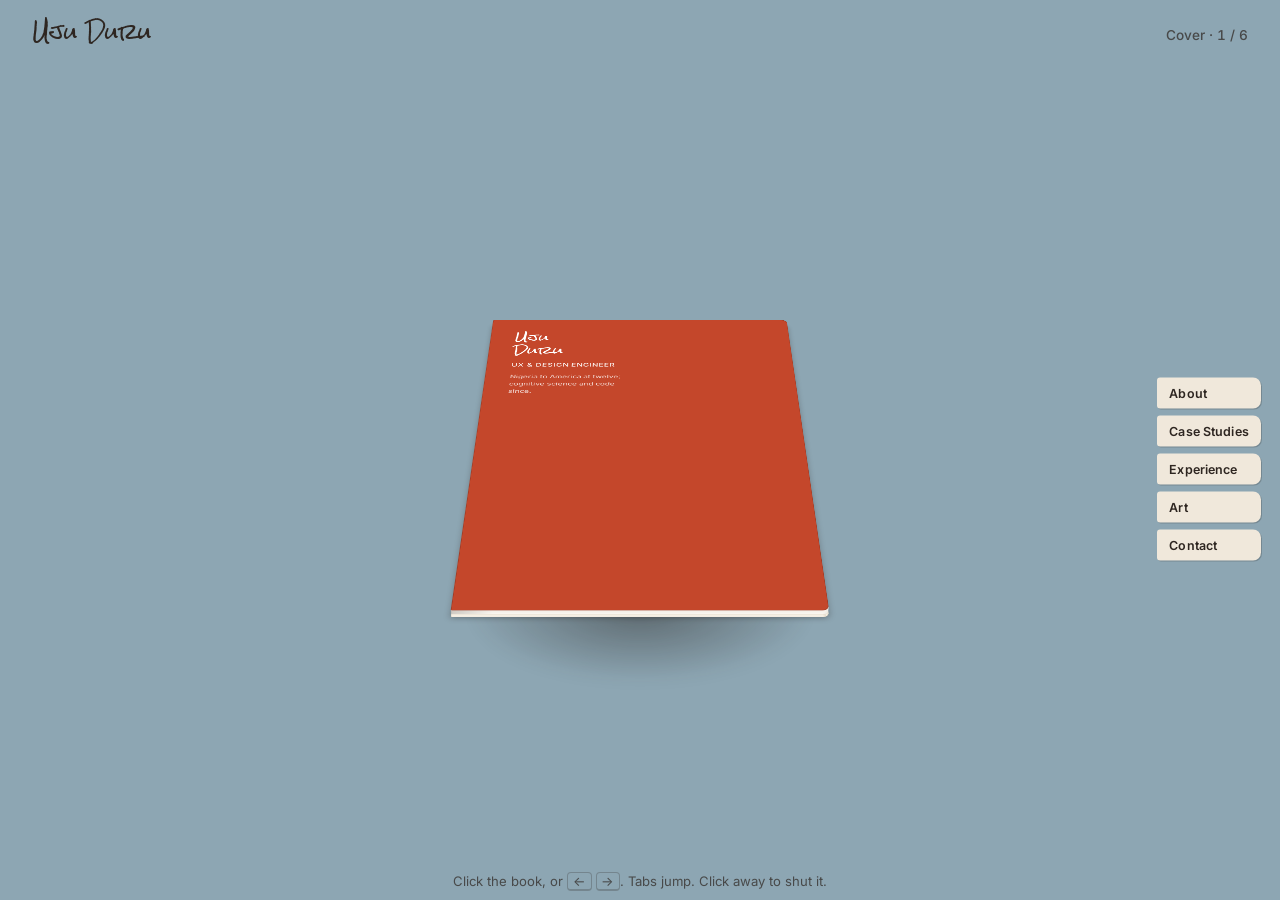
<file: index.html>
<!DOCTYPE html>
<html lang="en">
<head>
<meta charset="UTF-8">
<meta name="viewport" content="width=device-width, initial-scale=1.0">
<title>Uju Duru — Portfolio</title>

<!-- Favicon, cropped from the self-portrait so it still reads at 16px. -->
<link rel="icon" href="assets/icon/favicon.ico" sizes="any">
<link rel="icon" type="image/png" sizes="32x32" href="assets/icon/favicon-32.png">
<link rel="icon" type="image/png" sizes="16x16" href="assets/icon/favicon-16.png">
<link rel="icon" type="image/png" sizes="48x48" href="assets/icon/favicon-48.png">
<link rel="icon" type="image/png" sizes="192x192" href="assets/icon/favicon-192.png">
<link rel="apple-touch-icon" href="assets/icon/apple-touch-icon.png">

<!-- NOTE: the host is fonts.googleapis.com / fonts.gstatic.com. The boilerplate
     had googleapis.com, which silently fails and falls back to system cursive. -->
<link rel="preconnect" href="https://fonts.googleapis.com">
<link rel="preconnect" href="https://fonts.gstatic.com" crossorigin>
<link rel="stylesheet" href="https://fonts.googleapis.com/css2?family=Caveat:wght@500;700&family=Inter:wght@400;500;600;700&family=Rock+Salt&display=swap">

<link rel="stylesheet" href="css/journal.css">
</head>
<body>

<!-- The SVG filter defs that used to live here went with the spiral. Nothing
     inside the 3D tree may carry a filter -- it forces transform-style back to
     flat and collapses the book. Grain is a background-image now. -->

<header class="bar">
  <!-- The only way back to the cover, which has no tab. Logo-goes-home is also
       what everyone already expects a wordmark to do. -->
  <button class="bar__home" id="home" type="button">Uju Duru</button>
  <p class="bar__where" id="where" aria-live="polite"></p>
</header>

<main class="scene">
  <div class="stage is-booting" id="stage">
    <div class="shadow" id="shadow" aria-hidden="true"></div>

    <!-- Two nested elements, because the approach (scale + slide) and the
         stand-up (rotateX) need separate timing. See journal.css. -->
    <div class="book-pos" id="bookpos">
      <div class="book is-fresh" id="book">

        <!-- The page block under each half. Gives the open book thickness. -->
        <div class="block block--l" aria-hidden="true"></div>
        <div class="block block--r" aria-hidden="true"></div>

        <!-- Five leaves, six states. A spread is the VERSO of leaf k plus the
             RECTO of leaf k+1, which is why the inside of the front cover is
             the left page of About -- exactly as in a real book. -->

        <!-- ===== leaf 0: the cover | About, left ===== -->
        <div class="leaf leaf--cover" data-leaf="0" data-opens="about">
          <div class="face face--recto face--board">
            <div class="face__flat">
              <div class="content content--cover">
                <h1 class="display">Uju<br>Duru</h1>
                <!-- LIVE TEXT in a band the cover art leaves clear. Never
                     painted into cover-front.png: the positioning question is
                     still open and a painted role line means a repaint. -->
                <p class="kicker cover__role">UX &amp; Design Engineer</p>
                <p class="lede cover__note">Nigeria to America at twelve; cognitive science and code since.</p>
                <!-- The reading illustration came off the cover. The cover art
                     is going to be drawn and baked whole in Procreate, so the
                     board stays bare until that lands; .cover-art is still
                     defined in journal.css as the slot it drops into. -->
              </div>
            </div>
            <div class="sheen" aria-hidden="true"></div>
          </div>
          <div class="face face--verso">
            <div class="face__flat">
              <div class="content content--page content--about-l">
                <h2 class="display">About Me</h2>
                <figure class="portrait">
                  <!-- Slot for portrait.png. The CSS placeholder reads as
                       unfinished on purpose. -->
                  <div class="portrait__slot" aria-hidden="true"></div>
                  <figcaption class="ph">self-portrait &mdash; pending</figcaption>
                </figure>
              </div>
            </div>
          </div>
        </div>

        <!-- ===== leaf 1: About, right | Case Studies, left ===== -->
        <div class="leaf" data-leaf="1" data-opens="case-studies">
          <div class="face face--recto">
            <div class="face__flat">
              <div class="content content--page content--about-r">
                <p class="lede lede--tight hand">A few things&mdash;</p>
                <ul class="notes">
                  <li class="ph">Placeholder &mdash; what you actually do, in one line.</li>
                  <li class="ph">Placeholder &mdash; the thing cognitive science gave you that code did not.</li>
                  <li class="ph">Placeholder &mdash; what you are looking for next.</li>
                  <li class="ph">Placeholder &mdash; something that is not work.</li>
                </ul>
                <p class="reach__note ph">margin notes and marginalia go here &mdash; pending</p>
              </div>
            </div>
          </div>
          <div class="face face--verso">
            <div class="face__flat">
              <div class="content content--page content--cases">
                <h2 class="display">Case Studies</h2>
                <p class="lede lede--tight">Four projects, each with the decision that mattered.</p>

                <!-- The grid is the contents page; the detail opens as a card
                     over the book. Each case's full text sits in the .case-body
                     beside its plate rather than in a script, so it is still
                     here with JS off. cardOverlay.js only moves it. -->
                <ul class="contents-grid contents-grid--half">
                  <li>
                    <button class="plate" type="button" data-case="portal-redux" aria-haspopup="dialog">
                      <span class="plate__shot" style="--c:var(--mauve)"></span>
                      <span class="plate__title">Portal, rebuilt</span>
                      <span class="plate__meta">Design system</span>
                    </button>
                    <div class="case-body" id="case-portal-redux" hidden>
                      <dl class="case-facts">
                        <div><dt>Role</dt><dd class="ph">your part in it</dd></div>
                        <div><dt>Constraints</dt><dd class="ph">time, scope, what you could not change</dd></div>
                        <div><dt>Shipped</dt><dd class="ph">what actually went out</dd></div>
                        <div><dt>Moved</dt><dd class="ph">the number that changed</dd></div>
                      </dl>
                      <div class="case-prose">
                        <p class="ph">Placeholder &mdash; the situation in two or three sentences: what
                          existed, who it failed, and why it was worth changing.</p>
                        <p class="ph">Placeholder &mdash; the decision that mattered, and what it cost.</p>
                      </div>
                      <figure class="case-margin">
                        <div class="case-margin__slot" aria-hidden="true"></div>
                        <figcaption>process artefact &mdash; pending</figcaption>
                      </figure>
                    </div>
                  </li>
                  <li>
                    <button class="plate" type="button" data-case="one-grammar" aria-haspopup="dialog">
                      <span class="plate__shot" style="--c:var(--rose)"></span>
                      <span class="plate__title">One grammar</span>
                      <span class="plate__meta">Component language</span>
                    </button>
                    <div class="case-body" id="case-one-grammar" hidden>
                      <dl class="case-facts">
                        <div><dt>Role</dt><dd class="ph">your part in it</dd></div>
                        <div><dt>Constraints</dt><dd class="ph">time, scope, what you could not change</dd></div>
                        <div><dt>Shipped</dt><dd class="ph">what actually went out</dd></div>
                        <div><dt>Moved</dt><dd class="ph">the number that changed</dd></div>
                      </dl>
                      <div class="case-prose">
                        <p class="ph">Placeholder &mdash; the situation in two or three sentences: what
                          existed, who it failed, and why it was worth changing.</p>
                        <p class="ph">Placeholder &mdash; the decision that mattered, and what it cost.</p>
                      </div>
                      <figure class="case-margin">
                        <div class="case-margin__slot" aria-hidden="true"></div>
                        <figcaption>process artefact &mdash; pending</figcaption>
                      </figure>
                    </div>
                  </li>
                </ul>
              </div>
            </div>
          </div>
        </div>

        <!-- ===== leaf 2: Case Studies, right | Experience, left ===== -->
        <div class="leaf" data-leaf="2" data-opens="experience">
          <div class="face face--recto">
            <div class="face__flat">
              <div class="content content--page content--cases">
                <ul class="contents-grid contents-grid--half">
                  <li>
                    <button class="plate" type="button" data-case="forty-tickets" aria-haspopup="dialog">
                      <span class="plate__shot" style="--c:var(--sage)"></span>
                      <span class="plate__title">Forty tickets</span>
                      <span class="plate__meta">Support and triage</span>
                    </button>
                    <div class="case-body" id="case-forty-tickets" hidden>
                      <dl class="case-facts">
                        <div><dt>Role</dt><dd class="ph">your part in it</dd></div>
                        <div><dt>Constraints</dt><dd class="ph">time, scope, what you could not change</dd></div>
                        <div><dt>Shipped</dt><dd class="ph">what actually went out</dd></div>
                        <div><dt>Moved</dt><dd class="ph">the number that changed</dd></div>
                      </dl>
                      <div class="case-prose">
                        <p class="ph">Placeholder &mdash; the situation in two or three sentences: what
                          existed, who it failed, and why it was worth changing.</p>
                        <p class="ph">Placeholder &mdash; the decision that mattered, and what it cost.</p>
                      </div>
                      <figure class="case-margin">
                        <div class="case-margin__slot" aria-hidden="true"></div>
                        <figcaption>process artefact &mdash; pending</figcaption>
                      </figure>
                    </div>
                  </li>
                  <li>
                    <button class="plate" type="button" data-case="mobile-parity" aria-haspopup="dialog">
                      <span class="plate__shot" style="--c:var(--tan)"></span>
                      <span class="plate__title">Mobile parity</span>
                      <span class="plate__meta">Responsive rebuild</span>
                    </button>
                    <div class="case-body" id="case-mobile-parity" hidden>
                      <dl class="case-facts">
                        <div><dt>Role</dt><dd class="ph">your part in it</dd></div>
                        <div><dt>Constraints</dt><dd class="ph">time, scope, what you could not change</dd></div>
                        <div><dt>Shipped</dt><dd class="ph">what actually went out</dd></div>
                        <div><dt>Moved</dt><dd class="ph">the number that changed</dd></div>
                      </dl>
                      <div class="case-prose">
                        <p class="ph">Placeholder &mdash; the situation in two or three sentences: what
                          existed, who it failed, and why it was worth changing.</p>
                        <p class="ph">Placeholder &mdash; the decision that mattered, and what it cost.</p>
                      </div>
                      <figure class="case-margin">
                        <div class="case-margin__slot" aria-hidden="true"></div>
                        <figcaption>process artefact &mdash; pending</figcaption>
                      </figure>
                    </div>
                  </li>
                </ul>
              </div>
            </div>
          </div>
          <div class="face face--verso">
            <div class="face__flat">
              <div class="content content--page">
                <h2 class="display">Experience</h2>
                <p class="lede lede--tight">Where the engineering rigour comes from.</p>

                <!-- From the resume. Deliberately NOT carried over from it: the
                     phone number and street location. This page is public and
                     indexable, and Contact is the back cover. -->
                <ol class="timeline">
                  <li class="tl-item tl-item--major">
                    <p class="tl-when">2022 &mdash; now</p>
                    <h3 class="tl-what">Software Test Engineer</h3>
                    <p class="tl-where">Apple, Vision Products Group</p>
                    <p class="tl-note">Quality and test infrastructure for Vision Pro APIs &mdash; Portals, LowLevelMesh, ManipulationComponent &mdash; plus internal tools for Reality Composer Pro. Automation cut manual debugging by 95%.</p>
                  </li>
                  <li class="tl-item tl-item--major">
                    <p class="tl-when">2021 &mdash; 2022</p>
                    <h3 class="tl-what">Software Engineer</h3>
                    <p class="tl-where">IBM</p>
                    <p class="tl-note">Led six new grads building the UI for an automated labelling framework, and was the liaison between engineers and UX designers on the DB2 Warehouse Console.</p>
                  </li>
                  <li class="tl-item">
                    <p class="tl-when">2019 &mdash; 2020</p>
                    <h3 class="tl-what">Engineering internships</h3>
                    <p class="tl-where">Autodesk &middot; CNBC</p>
                    <p class="tl-note">An AutoCAD web add-in at Autodesk; automated performance testing at CNBC, 80% faster to run.</p>
                  </li>
                  <li class="tl-item">
                    <p class="tl-when">before that</p>
                    <h3 class="tl-what">Cognitive Science, B.A.</h3>
                    <p class="tl-where">Johns Hopkins, minor in Computer Science</p>
                    <p class="tl-note">Ran UX studies on learning in children with autism in the Intuitive Computing Lab.</p>
                  </li>
                </ol>
              </div>
            </div>
          </div>
        </div>

        <!-- ===== leaf 3: Skills, right | Art, left ===== -->
        <div class="leaf" data-leaf="3" data-opens="art">
          <div class="face face--recto">
            <div class="face__flat">
              <div class="content content--page content--skills">
                <h2 class="display">Skills</h2>
                <p class="lede lede--tight">The keyword layer a resume carries, without the resume.</p>
                <div class="toolbox">
                  <h3 class="toolbox__label">Build</h3>
                  <ul class="toolbox__set"><li>Swift</li><li>Python</li><li>C / C++</li><li>Java</li><li>Git</li><li>CI/CD</li><li>REST APIs</li></ul>
                  <h3 class="toolbox__label">Tools</h3>
                  <ul class="toolbox__set"><li>Xcode</li><li>RealityKit</li><li>Reality Composer Pro</li><li>Jira</li><li>Jenkins</li><li>Claude Code</li></ul>
                  <h3 class="toolbox__label">Design</h3>
                  <ul class="toolbox__set ph"><li>pending</li></ul>
                </div>
              </div>
            </div>
          </div>
          <div class="face face--verso">
            <div class="face__flat">
              <!-- content--art makes the page a flex column so the grid takes
                   whatever height the heading leaves. See journal.css. -->
              <div class="content content--page content--art">
                <h2 class="display">Art</h2>
                <p class="lede lede--tight">Eighteen pieces, and counting.</p>

                <!-- Generated from assets/art/manifest.json, which the pipeline
                     in assets/art/README.md writes. Adding a piece is a re-run
                     there plus a copy of display/ + thumb/ + manifest.json, not
                     an edit here. Split across the spread, nine a side. -->
                <ul class="stickersheet">
                  <li><button class="art-piece" type="button" data-art="img-1002" data-orient="portrait" aria-label="Artwork 1" aria-haspopup="dialog"><img class="art-piece__shot" src="assets/art/thumb/img-1002.jpg" alt="Artwork 1" decoding="async"></button></li>
                  <li><button class="art-piece" type="button" data-art="untitled-artwork-10" data-orient="portrait" aria-label="Artwork 2" aria-haspopup="dialog"><img class="art-piece__shot" src="assets/art/thumb/untitled-artwork-10.jpg" alt="Artwork 2" decoding="async"></button></li>
                  <li><button class="art-piece" type="button" data-art="untitled-artwork-11" data-orient="landscape" aria-label="Artwork 3" aria-haspopup="dialog"><img class="art-piece__shot" src="assets/art/thumb/untitled-artwork-11.jpg" alt="Artwork 3" decoding="async"></button></li>
                  <li><button class="art-piece" type="button" data-art="untitled-artwork-12" data-orient="portrait" aria-label="Artwork 4" aria-haspopup="dialog"><img class="art-piece__shot" src="assets/art/thumb/untitled-artwork-12.jpg" alt="Artwork 4" decoding="async"></button></li>
                  <li><button class="art-piece" type="button" data-art="untitled-artwork-13" data-orient="portrait" aria-label="Artwork 5" aria-haspopup="dialog"><img class="art-piece__shot" src="assets/art/thumb/untitled-artwork-13.jpg" alt="Artwork 5" decoding="async"></button></li>
                  <li><button class="art-piece" type="button" data-art="untitled-artwork-14" data-orient="portrait" aria-label="Artwork 6" aria-haspopup="dialog"><img class="art-piece__shot" src="assets/art/thumb/untitled-artwork-14.jpg" alt="Artwork 6" decoding="async"></button></li>
                  <li><button class="art-piece" type="button" data-art="untitled-artwork-15" data-orient="portrait" aria-label="Artwork 7" aria-haspopup="dialog"><img class="art-piece__shot" src="assets/art/thumb/untitled-artwork-15.jpg" alt="Artwork 7" decoding="async"></button></li>
                  <li><button class="art-piece" type="button" data-art="untitled-artwork-16" data-orient="landscape" aria-label="Artwork 8" aria-haspopup="dialog"><img class="art-piece__shot" src="assets/art/thumb/untitled-artwork-16.jpg" alt="Artwork 8" decoding="async"></button></li>
                  <li><button class="art-piece" type="button" data-art="untitled-artwork-17" data-orient="portrait" aria-label="Artwork 9" aria-haspopup="dialog"><img class="art-piece__shot" src="assets/art/thumb/untitled-artwork-17.jpg" alt="Artwork 9" decoding="async"></button></li>
                </ul>
              </div>
            </div>
          </div>
        </div>

        <!-- ===== leaf 4: Art, right (inside back cover) | Contact (back) ===== -->
        <div class="leaf leaf--cover" data-leaf="4" data-opens="contact">
          <div class="face face--recto">
            <div class="face__flat">
              <div class="content content--page content--art content--art-r">
                <ul class="stickersheet">
                  <li><button class="art-piece" type="button" data-art="untitled-artwork-18" data-orient="portrait" aria-label="Artwork 10" aria-haspopup="dialog"><img class="art-piece__shot" src="assets/art/thumb/untitled-artwork-18.jpg" alt="Artwork 10" decoding="async"></button></li>
                  <li><button class="art-piece" type="button" data-art="untitled-artwork-2" data-orient="portrait" aria-label="Artwork 11" aria-haspopup="dialog"><img class="art-piece__shot" src="assets/art/thumb/untitled-artwork-2.jpg" alt="Artwork 11" decoding="async"></button></li>
                  <li><button class="art-piece" type="button" data-art="untitled-artwork-4" data-orient="portrait" aria-label="Artwork 12" aria-haspopup="dialog"><img class="art-piece__shot" src="assets/art/thumb/untitled-artwork-4.jpg" alt="Artwork 12" decoding="async"></button></li>
                  <li><button class="art-piece" type="button" data-art="untitled-artwork-5" data-orient="portrait" aria-label="Artwork 13" aria-haspopup="dialog"><img class="art-piece__shot" src="assets/art/thumb/untitled-artwork-5.jpg" alt="Artwork 13" decoding="async"></button></li>
                  <li><button class="art-piece" type="button" data-art="untitled-artwork-6" data-orient="portrait" aria-label="Artwork 14" aria-haspopup="dialog"><img class="art-piece__shot" src="assets/art/thumb/untitled-artwork-6.jpg" alt="Artwork 14" decoding="async"></button></li>
                  <li><button class="art-piece" type="button" data-art="untitled-artwork-7" data-orient="portrait" aria-label="Artwork 15" aria-haspopup="dialog"><img class="art-piece__shot" src="assets/art/thumb/untitled-artwork-7.jpg" alt="Artwork 15" decoding="async"></button></li>
                  <li><button class="art-piece" type="button" data-art="untitled-artwork-8" data-orient="landscape" aria-label="Artwork 16" aria-haspopup="dialog"><img class="art-piece__shot" src="assets/art/thumb/untitled-artwork-8.jpg" alt="Artwork 16" decoding="async"></button></li>
                  <li><button class="art-piece" type="button" data-art="untitled-artwork-9" data-orient="portrait" aria-label="Artwork 17" aria-haspopup="dialog"><img class="art-piece__shot" src="assets/art/thumb/untitled-artwork-9.jpg" alt="Artwork 17" decoding="async"></button></li>
                  <li><button class="art-piece" type="button" data-art="untitled-artwork" data-orient="landscape" aria-label="Artwork 18" aria-haspopup="dialog"><img class="art-piece__shot" src="assets/art/thumb/untitled-artwork.jpg" alt="Artwork 18" decoding="async"></button></li>
                </ul>
              </div>
            </div>
          </div>
          <div class="face face--verso face--board">
            <div class="face__flat">
              <div class="content content--page content--contact">
                <h2 class="display">Contact</h2>
                <!-- The handwritten greeting stands in for the lede here, so it
                     inherits the rule that hides .lede on short viewports -- it
                     is the warmth of the page, not its information. -->
                <p class="lede lede--tight hand">Say hello &mdash;</p>

                <!-- TWO PLACEHOLDERS TO SWAP: the mailto and the LinkedIn
                     href/label. Both carry class="ph" so an unfinished address
                     reads as unfinished on the page and cannot be shipped by
                     accident. Drop the class once the real values are in.
                     The GitHub link is real. -->
                <ul class="reach">
                  <li><a class="reach__link ph" href="mailto:your-address@example.com">your-address@example.com</a></li>
                  <li><a class="reach__link ph" href="https://www.linkedin.com/in/your-handle">linkedin.com/in/your-handle</a></li>
                  <li><a class="reach__link" href="https://github.com/aoduru">github.com/aoduru</a></li>
                </ul>

                <!-- Resume was cut as a sheet and as a hosted PDF, so the
                     question it used to answer lands here instead. -->
                <p class="reach__note">Looking for my resume? Ask, and I&rsquo;ll send it over.</p>
              </div>
            </div>
          </div>
        </div>

      </div>
    </div>

    <!-- Tabs live INSIDE .stage so the click-away handler can exclude them --
         otherwise jumping to a section would immediately shut the book again.
         Authored here rather than built in JS so they exist without it. -->
    <nav class="tabs" id="tabs" aria-label="Sections">
      <button type="button" data-goto="about">About</button>
      <button type="button" data-goto="case-studies">Case Studies</button>
      <button type="button" data-goto="experience">Experience</button>
      <button type="button" data-goto="art">Art</button>
      <button type="button" data-goto="contact">Contact</button>
    </nav>
  </div>
</main>

<!-- The card sits OUTSIDE .stage deliberately. That element carries
     perspective, and a perspective ancestor becomes the containing block for
     position:fixed descendants -- nested inside it a fixed overlay would be
     positioned against the book rather than the window. Out here it also
     escapes .face__flat's overflow:hidden and the leaf's own rotation. -->
<div class="scrim" id="scrim" hidden></div>
<div class="insert" id="insert" role="dialog" aria-modal="true" hidden>
  <button class="insert__close" id="insertClose" type="button" aria-label="Close">&times;</button>
  <div class="insert__body" id="insertBody"></div>
</div>

<p class="hint" id="hint">Click the book, or <kbd>&larr;</kbd> <kbd>&rarr;</kbd>. Tabs jump. Click away to shut it.</p>

<script src="js/bookEngine.js"></script>
<script src="js/cardOverlay.js"></script>
<script src="js/main.js"></script>
</body>
</html>
</file>
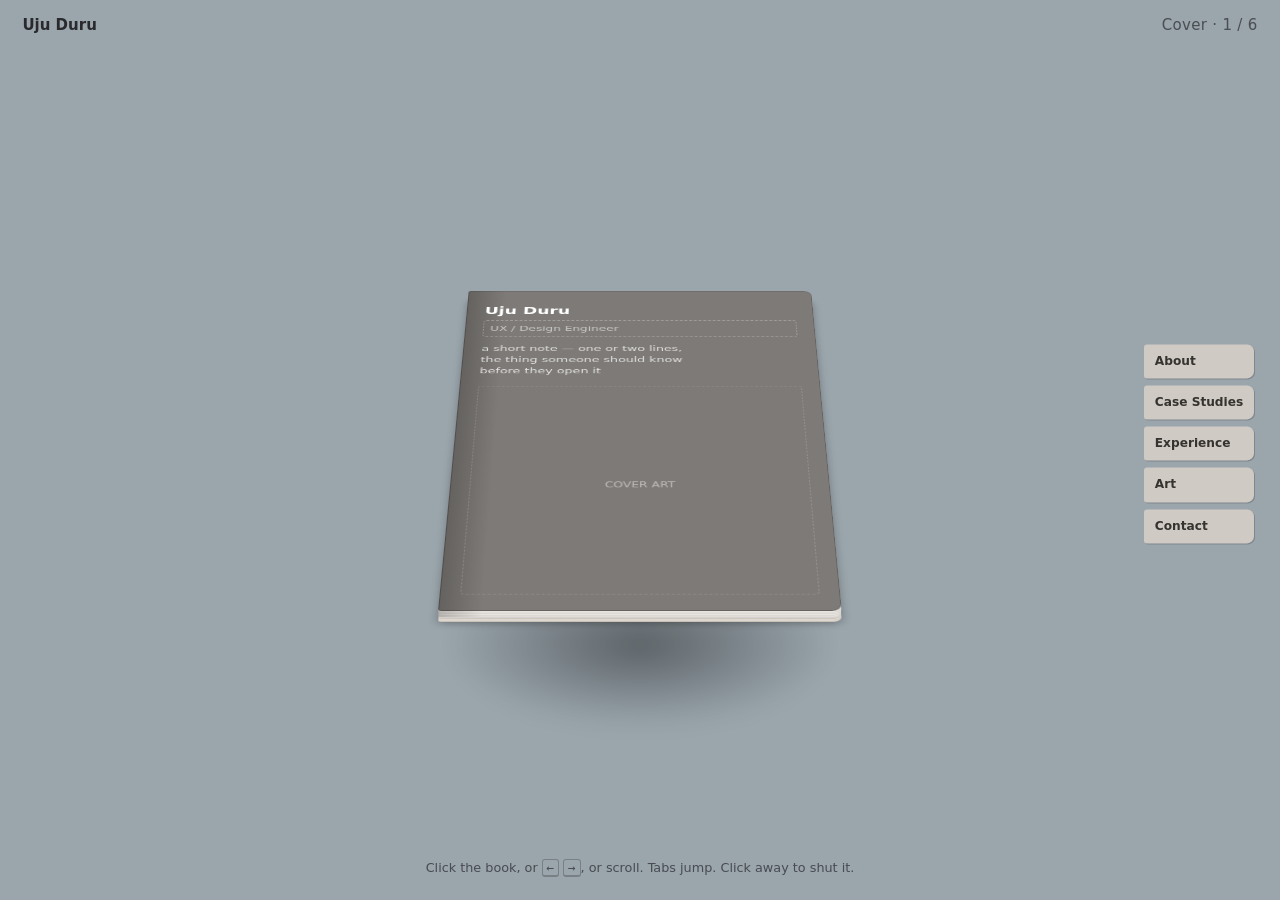
<file: prototypes/book-greybox.html>
<!DOCTYPE html>
<html lang="en">
<head>
<meta charset="utf-8">
<meta name="viewport" content="width=device-width, initial-scale=1">
<title>Book greybox — motion test</title>
<style>
/* ============================================================
   GREYBOX. Throwaway.
   Testing one thing only: does a side-bound CSS 3D book feel right
   to open, turn and navigate? No art, no palette, no content.
   If the motion is wrong, we find out here and not after a rebuild.
   ============================================================ */
* { box-sizing: border-box; }

:root {
  --pw: min(370px, 40vw);      /* one page */
  --ph: min(500px, 58vh);
  --lift: 2px;                 /* z-separation per leaf in a pile */
  /* Opening is one gesture, not two. The book comes at you WHILE the page
     turns -- that simultaneity is the whole character of it and must not be
     taken away. But "coming at you" is really two different movements that
     were sharing one transform, and only one of them caused trouble:

       --approach  scale + slide. The book getting bigger and nearer. This is
                   the good part. Runs the full length of the turn.
       --standup   rotateX, the book tilting from flat-on-the-desk up to a
                   reading angle. Rotating the book towards the viewer while
                   the cover is mid-flip makes the cover GROW as it turns,
                   and a cover that grows reads as a cover coming back. So
                   this one is short and early, finished before the cover is
                   halfway over.

     Splitting them keeps the approach overlapping the turn and gets the
     looming out of the way. Kept in sync with the script, which can override
     all of them from the query string. */
  --approach: 620ms;
  --standup: 280ms;
  --turn: 620ms;
  --posedelay: 0ms;
  --ink: #2a2a2e;
}

html, body { height: 100%; margin: 0; }
body {
  font: 15px/1.5 ui-sans-serif, system-ui, -apple-system, sans-serif;
  color: var(--ink);
  background: #9aa5ac;         /* grey stand-in for the slate blue-grey */
  display: flex;
  flex-direction: column;
  overflow: hidden;
}

/* ---------- chrome ---------- */
.bar {
  flex: none;
  display: flex; align-items: center; gap: 1rem;
  padding: .9rem 1.4rem;
  font-weight: 600; letter-spacing: .02em;
}
.bar__where { font-weight: 400; opacity: .7; margin-left: auto; font-variant-numeric: tabular-nums; }
/* The only way back to the cover. Without it the cover is reachable only by
   Back or the left arrow -- and the cover is the best-looking thing here, so
   nothing pointing at it is a real gap. Logo-goes-home is also what everyone
   already expects. */
.bar__home {
  font: inherit; font-weight: 700; color: inherit;
  background: none; border: 0; padding: 0; cursor: pointer;
}
.bar__home:hover { text-decoration: underline; }

/* ---------- stage ---------- */
.stage {
  flex: 1 1 auto;
  position: relative;
  display: grid;
  place-items: center;
  perspective: 2400px;
  perspective-origin: 50% 42%;
}

/* The book is always TWO pages wide; the spine sits at its centre.
   When the book is shut everything is stacked on one side, so the
   whole thing slides half a page to keep the visible object centred.

   Two nested elements, because the approach and the stand-up need separate
   timing (see --approach / --standup above). Nesting composes to exactly the
   same matrix as the single `scale translateX rotateX` this replaced: the
   parent's transform applies first, then the child's. */
.book-pos {
  position: relative;
  transform-style: preserve-3d;
  /* scale FIRST, so the half-page shift is scaled with it and the book cannot
     drift sideways mid-transition. The scale is what makes an open spread
     readable: shut, the book is small and invitingly far away; opened, it
     comes to you. --scale is computed against the stage in JS rather than
     hard-coded, so a big monitor gets a big book. It is a transform, not a
     width change, so it composites and the spread's layout is identical in
     both states. */
  transform:
    scale(var(--scale, 1))
    translateX(calc(var(--shift, -1) * var(--pw) / 2));
  /* Deliberately the same duration as the page turn: these two run together
     for their whole length. That is the gesture. */
  transition: transform var(--approach) cubic-bezier(.25,.62,.35,1) var(--posedelay);
}
.book {
  position: relative;
  width: calc(var(--pw) * 2);
  height: var(--ph);
  transform-style: preserve-3d;
  transform: rotateX(var(--tilt, 52deg));
  /* Short and front-loaded, and over well before the cover reaches 90deg.
     This is the single component that was making the cover loom mid-turn. */
  transition: transform var(--standup) cubic-bezier(.2,.8,.3,1) var(--posedelay);
}

/* Shut, lying on the surface: steep tilt, reads as flat on a desk.
   Open: comes up to a reading angle. This one transform is most of
   what sells "it got picked up". */
.book.is-open { --tilt: 10deg; }

/* ---------- a leaf ----------
   Hinged on its LEFT edge, which is the spine at the book's centre.
   rotateY(0) rests it on the right half, rotateY(-180deg) on the left. */
.leaf {
  position: absolute;
  top: 0; left: 50%;
  width: var(--pw); height: var(--ph);
  transform-origin: left center;
  transform-style: preserve-3d;
}
.face {
  position: absolute; inset: 0;
  backface-visibility: hidden;
  border-radius: 2px 7px 7px 2px;
  background-color: #e9e6e1;
  box-shadow: inset 0 0 0 1px rgba(0,0,0,.09);
  display: flex; flex-direction: column;
  padding: 1.4rem 1.2rem;
}
/* The back of a leaf is the same surface seen from behind, so it is
   pre-flipped. That flip also swaps its local left and right: a turned
   leaf's hinge ends up on the verso's local RIGHT, which is why the two
   gutter gradients below run in opposite directions. */
.face--verso { transform: rotateY(180deg); border-radius: 7px 2px 2px 7px; }

/* The gutter. Paper does not meet the spine flat -- it dips, and that dip is
   most of what tells you these two pages belong to ONE book rather than being
   two cards side by side. Painted onto the hinge edge of each face, so it
   needs no extra element and cannot fall out of sync with the geometry. */
.face--recto { background-image: linear-gradient(90deg,  rgba(0,0,0,.20), rgba(0,0,0,0) 11%); }
.face--verso { background-image: linear-gradient(270deg, rgba(0,0,0,.20), rgba(0,0,0,0) 11%); }

/* Board, not paper: only the two EXTERIOR cover faces. The inside of the
   front cover is a pasted endpaper and the inside of the back cover is an
   ordinary page -- both are paper, which is why the Case Studies spread
   should not have one grey half. */
.face--board {
  background-color: #7d7a77; color: #fff;
  box-shadow: inset 0 0 0 1px rgba(0,0,0,.2);
  border-radius: 3px 9px 9px 3px;
}
.face--board.face--verso { border-radius: 9px 3px 3px 9px; }

.face h2 { margin: 0 0 .2rem; font-size: 1.15rem; }
.face .sub { margin: 0; font-size: .8rem; opacity: .6; }
.face .fill {
  margin-top: 1rem; flex: 1;
  border: 1px dashed rgba(0,0,0,.22);
  border-radius: 4px;
  display: grid; place-items: center;
  font-size: .75rem; opacity: .5; text-align: center; padding: .5rem;
}
.face--board .fill { border-color: rgba(255,255,255,.3); }

/* The role line is live text in a band left clear by the cover art. Dashed
   here only to make the reserved area visible in the greybox. */
.cover__role {
  border: 1px dashed rgba(255,255,255,.45);
  border-radius: 3px;
  padding: .3em .5em;
  margin: .5rem 0 0;
}
.cover__note {
  margin: .7rem 0 0;
  font-size: .82rem;
  line-height: 1.45;
  opacity: .78;
  max-width: 26ch;
}

/* ---------- thickness ----------
   The page block under each half. Without it the open book is two rectangles
   lying on a colour; with it there is an object on a surface. Sits a hair
   BELOW the top page (negative Z) and is offset down-screen, which at this
   tilt reads as depth. */
.block {
  position: absolute; top: 0; height: var(--ph); width: var(--pw);
  transform: translateZ(-1px);
  border-radius: 2px 7px 7px 2px;
  background: #d6d1ca;
  box-shadow:
      0 1px 0 #cdc7bf, 0 2px 0 #e4dfd8, 0 3px 0 #cdc7bf,
      0 4px 0 #e4dfd8, 0 5px 0 #c6c0b7, 0 7px 10px rgba(0,0,0,.3);
}
.block--r { left: 50%; }
.block--l { left: 0; border-radius: 7px 2px 2px 7px; }
/* A shut book has a block on ONE side only -- whichever side the leaves are
   stacked on. Hiding by open/closed alone left the right-hand block sitting
   out on its own next to the shut back cover, like a slab of paper with no
   book attached to it.
   The side that gains a block gains it MID-TURN, not at the click: flipped at
   the click, a full page-sized slab materialises on the empty side before the
   cover has moved, and that pop is what read as "a white page turning". It is
   scheduled for the instant the leaf passes 90deg, when the leaf is directly
   overhead and hides the change -- which is also when it becomes true.
   visibility, not opacity -- opacity below 1 forces transform-style back to
   flat, and that is the exact trap the spiral build kept falling into. */
.book.is-shut-front .block--l { visibility: hidden; }
.book.is-shut-back  .block--r { visibility: hidden; }

/* ---------- the shut book invites a click ---------- */
.sheen {
  position: absolute; inset: 0;
  border-radius: inherit;
  background: linear-gradient(105deg,
      transparent 38%, rgba(255,255,255,.26) 50%, transparent 62%);
  background-size: 300% 100%;
  background-position: var(--sheen, 120%) 0;
  pointer-events: none;
}
.book:not(.is-open) { cursor: pointer; }
@media (hover: hover) and (pointer: fine) {
  .book:not(.is-open):hover { --tilt: 47deg; }
}
/* Before the first interaction, a slow sweep every few seconds. */
@keyframes idlesheen {
  0%, 62% { background-position: 120% 0; }
  88%     { background-position: -40% 0; }
  100%    { background-position: -40% 0; }
}
.book.is-fresh .sheen { animation: idlesheen 4.2s ease-in-out infinite; }

/* ---------- the ground ---------- */
.shadow {
  position: absolute; left: 50%; top: 50%;
  width: calc(var(--pw) * 2); height: calc(var(--ph) * .34);
  /* Pulled up under the book's lower edge. Sitting it at the stage centre
     left a detached smudge well below the object, which reads as hovering
     rather than resting -- the one thing the shadow exists to prevent. */
  /* --shy differs by state because the book stands up as it opens: shut and
     tilted back, its footprint is much lower on screen than when open. */
  /* Same --scale as the book, or the shadow stays the size of a small shut
     book while a large open one floats above it. */
  transform: translate(-50%, var(--shy, 96%)) scale(var(--scale, 1)) scaleX(var(--shsc, .55));
  background: radial-gradient(ellipse at center, rgba(0,0,0,.4), transparent 68%);
  filter: blur(11px);
  transition: transform var(--approach) cubic-bezier(.25,.62,.35,1) var(--posedelay);
  pointer-events: none;
}

/* ---------- tabs ---------- */
.tabs {
  position: absolute; top: 50%; right: max(2vw, 14px);
  transform: translateY(-50%);
  display: grid; gap: 7px;
}
.tabs button {
  font: inherit; font-size: .76rem; font-weight: 600;
  padding: .5rem .7rem;
  border: 0; border-radius: 3px 7px 7px 3px;
  background: #cfcac3; color: #35332f;
  cursor: pointer; text-align: left;
  box-shadow: 1px 1px 0 rgba(0,0,0,.18);
}
.tabs button[aria-current="true"] { background: #f0ece6; box-shadow: 2px 2px 0 rgba(0,0,0,.22); }

.hint {
  flex: none; text-align: center; padding: .6rem; font-size: .8rem; opacity: .72;
}
kbd { border: 1px solid rgba(0,0,0,.3); border-bottom-width: 2px; border-radius: 3px; padding: 0 .3em; }

/* The pose is set from JS, so on a cold load the element's first computed
   transform uses the shut fallbacks and the real values arrive a tick later
   -- which starts a transition the moment the page appears. Deep-linking to
   #art should put you AT the Art spread, not play the book opening at you.
   Suppressed for the first two frames, then released. */
.stage.is-booting .book,
.stage.is-booting .book-pos,
.stage.is-booting .shadow { transition: none; }

@media (prefers-reduced-motion: reduce) {
  .book, .book-pos, .shadow { transition: none; }
  .book.is-fresh .sheen { animation: none; }
}
</style>
</head>
<body>

<div class="bar">
  <button type="button" class="bar__home" id="home">Uju Duru</button>
  <span class="bar__where" id="where"></span>
</div>

<div class="stage is-booting">
  <div class="shadow" id="shadow"></div>

  <div class="book-pos" id="bookpos">
  <div class="book is-fresh" id="book">
    <!-- 4 leaves, 5 states. The inside of the front cover is the LEFT page of
         Case Studies, and the inside of the back cover is the RIGHT page of
         Art -- which is exactly how a real book works. -->

    <div class="block block--l"></div>
    <div class="block block--r"></div>

    <div class="leaf leaf--cover" data-leaf="0">
      <!-- The cover is the landing state, so it has to stand on its own: a
           name, a role, and enough of a note that a 5-second visitor learns
           something before deciding whether to click. The role line is LIVE
           TEXT in a clear band, never painted into the cover art, so the
           positioning question can be settled without a repaint. -->
      <div class="face face--recto face--board">
        <h2>Uju Duru</h2>
        <p class="sub cover__role">UX / Design Engineer</p>
        <p class="cover__note">a short note — one or two lines, the thing
           someone should know before they open it</p>
        <div class="fill">COVER ART</div>
        <div class="sheen"></div>
      </div>
      <div class="face face--verso">
        <h2>About Me</h2><p class="sub">left page — inside front cover</p>
        <div class="fill">portrait drawing</div>
      </div>
    </div>

    <!-- About outgrew the cover: a self-portrait, notes and marginalia need a
         spread, and the cover keeps only a title, a role line and a short
         note. So the cover is no longer a section -- it is the landing state,
         and the five tabs point at five spreads behind it. -->
    <div class="leaf" data-leaf="1">
      <div class="face face--recto">
        <h2>About Me</h2><p class="sub">right page</p>
        <div class="fill">notes + marginalia</div>
      </div>
      <div class="face face--verso">
        <h2>Case Studies</h2><p class="sub">left page</p>
        <div class="fill">2 taped cards</div>
      </div>
    </div>

    <div class="leaf" data-leaf="2">
      <div class="face face--recto">
        <h2>Case Studies</h2><p class="sub">right page</p>
        <div class="fill">2 taped cards</div>
      </div>
      <div class="face face--verso">
        <h2>Experience</h2><p class="sub">left page</p>
        <div class="fill">washi timeline<br>+ star stickers</div>
      </div>
    </div>

    <div class="leaf" data-leaf="3">
      <div class="face face--recto">
        <h2>Skills</h2><p class="sub">right page</p>
        <div class="fill">skill groups</div>
      </div>
      <div class="face face--verso">
        <h2>Art</h2><p class="sub">left page</p>
        <div class="fill">grid</div>
      </div>
    </div>

    <div class="leaf leaf--cover" data-leaf="4">
      <div class="face face--recto">
        <h2>Art</h2><p class="sub">right page — inside back cover</p>
        <div class="fill">grid</div>
      </div>
      <div class="face face--verso face--board">
        <h2>Contact</h2>
        <p class="sub">back cover</p>
        <div class="fill">BACK COVER<br>you reach this by closing the book</div>
      </div>
    </div>
  </div>
  </div>

  <div class="tabs" id="tabs"></div>
</div>

<p class="hint">Click the book, or <kbd>&larr;</kbd> <kbd>&rarr;</kbd>, or scroll. Tabs jump. Click away to shut it.</p>

<script>
(function () {
  'use strict';

  var book   = document.getElementById('book');
  var shadow = document.getElementById('shadow');
  var where  = document.getElementById('where');
  var stage  = document.querySelector('.stage');
  var leaves = [].slice.call(book.querySelectorAll('.leaf'));
  var N      = leaves.length;                       // 4 leaves
  /* Index 0 is the shut book -- the landing, not a section, so it has no
     route of its own and no tab. The five tabs are indices 1..5. */
  var ROUTES = ['', 'about', 'case-studies', 'experience', 'art', 'contact'];
  var LABELS = ['Cover', 'About', 'Case Studies', 'Experience', 'Art', 'Contact'];
  var LIFT   = 2;    // px between leaves in a pile
  var ARC    = 26;   // how far the turning leaf rises out of the stack
  /* APPROACH and TURN are the same length on purpose -- they run together for
     the whole gesture. STANDUP is short so the tilt is done early. LEAD is a
     head start for the book and defaults to none: the looming is handled by
     the split, so the two can start on the same frame. SETTLE is the mirror
     on the way out -- the page lands, then the book goes back down.
     All dialled from the query string by feel:
     ?approach=620&standup=280&turn=620&lead=0&settle=200 */
  var Q = new URLSearchParams(location.search);
  function q(k, d) { var v = parseInt(Q.get(k), 10); return isNaN(v) ? d : v; }
  /* A jump of more than one spread riffles: the leaves leave in succession
     rather than in lockstep, several in the air at once. Turned together they
     read as one thick slab, and a slab flipping once is over as fast as a
     single page -- which is why About -> Contact felt instant despite moving
     four leaves. ARC_STEP lifts each successive leaf higher than the last, so
     overlapping leaves cannot z-fight at their apexes and they land in the
     right order on the pile. */
  var STAGGER  = q('stagger', 120);
  var ARC_STEP = q('arcstep', 9);
  var APPROACH = q('approach', 620);
  var STANDUP  = q('standup', 280);
  var TURN     = q('turn', 620);
  var LEAD     = q('lead', 0);
  var SETTLE   = q('settle', 200);

  var index = 0;     // how many leaves are turned. 0..N  -> N+1 states
  var REDUCED = window.matchMedia('(prefers-reduced-motion: reduce)').matches;

  /* How big the OPEN book gets. Measured against the stage rather than fixed,
     so a 27" monitor gets a genuinely large spread and a laptop gets what it
     can fit. offsetWidth/Height are layout sizes, untouched by the transform,
     so this cannot feed back on itself. The gutter reserves room for the tab
     column on the right and keeps the book optically centred. */
  var TAB_GUTTER = 150;
  function fitScale() {
    var r  = stage.getBoundingClientRect();
    var pw = book.offsetWidth / 2;          // the element is two pages wide
    var ph = book.offsetHeight;
    var k  = Math.min((r.width - TAB_GUTTER * 2) / (pw * 2), (r.height * .94) / ph);
    return Math.round(Math.max(.9, Math.min(k, 2.4)) * 1000) / 1000;
  }

  /* z-index is IGNORED inside preserve-3d -- depth decides paint order AND
     hit-testing. That bit the spiral build hard, so ordering here is done
     entirely with translateZ and never with z-index. */
  function zFor(i, turned) {
    return turned ? i * LIFT             // left pile: last turned sits on top
                  : (N - 1 - i) * LIFT;  // right pile: next to turn on top
  }
  function tf(i, turned) {
    return 'translateZ(' + zFor(i, turned) + 'px) rotateY(' + (turned ? -180 : 0) + 'deg)';
  }

  var posedShut   = true;   // what the book's pose currently is
  var blockTimers = [];

  function layout(animate) {
    var shut    = (index === 0 || index === N);
    var turning = leaves.some(function (l, i) {
      return (l.dataset.turned === 'true') !== (i < index);
    });
    var moving  = (animate !== false) && turning && !REDUCED;

    /* Simultaneous. Opening: the book and the page leave together (LEAD is a
       tunable head start, zero by default). Closing: the page lands first and
       the book follows it down. Turning between two open spreads changes no
       pose at all, so both are zero and it is a single movement either way. */
    var leafDelay = (moving && posedShut && !shut) ? LEAD   : 0;
    var poseDelay = (moving && !posedShut && shut) ? SETTLE : 0;

    /* Which leaves move, in the order they leave. Forwards, the front cover
       goes first; backwards, the leaf nearest the spine on the left goes
       first. A leaf that is becoming turned tells us which way we are going
       without having to remember the previous index. */
    var order = {};
    var queue = [];
    leaves.forEach(function (l, i) {
      if ((l.dataset.turned === 'true') !== (i < index)) queue.push(i);
    });
    var forward = queue.length ? (queue[0] < index) : true;
    if (!forward) queue.reverse();
    queue.forEach(function (i, k) { order[i] = k; });

    leaves.forEach(function (leaf, i) {
      var turned = i < index;
      var was    = leaf.dataset.turned === 'true';
      var to     = tf(i, turned);
      var k      = order[i] || 0;

      if (animate !== false && was !== turned) {
        /* Three keyframes, not two. A straight interpolation drags the leaf
           THROUGH the other pile; the middle frame lifts it clear, which is
           also what makes the turn read as paper rather than as a hinge. */
        var top = Math.max(zFor(i, true), zFor(i, false)) + ARC + k * ARC_STEP;
        /* Easing goes on the SEGMENTS, not on the animation. One easing
           across the whole thing moves the 50% keyframe off the 50% mark in
           time -- measured, the leaf hit 90deg at ~230ms of 760 and then took
           the remaining 530ms to lower the last 90deg. It whipped, then
           crept, and the creep read as a second page coming down. Linear
           overall puts edge-on at exactly half time; the two curves give the
           lift and the landing their own shapes. */
        leaf.animate([
          { transform: tf(i, was), easing: 'cubic-bezier(.45,0,.75,.5)' },
          { transform: 'translateZ(' + top + 'px) rotateY(-90deg)', offset: .5,
            easing: 'cubic-bezier(.25,.5,.55,1)' },
          { transform: to }
        ], { duration: TURN, delay: leafDelay + k * STAGGER,
             easing: 'linear', fill: 'backwards' });
      }
      leaf.style.transform = to;
      leaf.dataset.turned  = String(turned);
    });

    book.classList.toggle('is-open', !shut);

    /* Blocks flip at a crossover, mid-turn -- see the stylesheet. Each side's
       flag belongs to one specific leaf: the left block appears or vanishes
       when the FRONT cover passes 90deg, the right one when the BACK cover
       does. In a riffle those are different moments, so they get their own
       timers rather than one shared with whatever leaf happened to be last. */
    blockTimers.forEach(clearTimeout);
    blockTimers.length = 0;
    function cross(i) { return leafDelay + (order[i] || 0) * STAGGER + TURN * 0.5; }
    function flip(cls, on, i) {
      if (moving && (i in order)) {
        blockTimers.push(setTimeout(function () {
          book.classList.toggle(cls, on);
        }, cross(i)));
      } else {
        book.classList.toggle(cls, on);
      }
    }
    flip('is-shut-front', index === 0, 0);
    flip('is-shut-back',  index === N, N - 1);
    /* Shut on the front -> everything is stacked right, so slide left to
       centre it. Shut on the back -> stacked left, slide right. */
    /* On the STAGE, not on .book -- the slide now lives on .book-pos, which is
       .book's parent, and custom properties only cascade downwards. */
    stage.style.setProperty('--shift', index === 0 ? -1 : (index === N ? 1 : 0));
    shadow.style.setProperty('--shsc', shut ? .55 : 1);
    shadow.style.setProperty('--shy',  shut ? '68%' : '52%');
    /* Set on the stage so the book and its shadow both inherit one value. */
    stage.style.setProperty('--scale', shut ? 1 : fitScale());
    stage.style.setProperty('--posedelay', poseDelay + 'ms');
    /* The book's own move spans the WHOLE riffle, however many leaves are in
       it. Left at a fixed length it finished 360ms before the last page
       landed on a four-leaf jump -- the book arriving while pages are still
       in the air is the same desync that made the open feel wrong. */
    var span = queue.length > 1 ? (queue.length - 1) * STAGGER : 0;
    stage.style.setProperty('--approach', (APPROACH + span) + 'ms');
    stage.style.setProperty('--standup', STANDUP + 'ms');
    posedShut = shut;

    where.textContent = LABELS[index] + '  ·  ' + (index + 1) + ' / ' + (N + 1);
    [].forEach.call(document.querySelectorAll('.tabs button'), function (b) {
      b.setAttribute('aria-current', String(Number(b.dataset.i) === index));
    });
  }

  function goTo(i, push) {
    i = Math.max(0, Math.min(i, N));
    if (i === index) return;
    stage.classList.remove('is-booting');
    index = i;
    book.classList.remove('is-fresh');
    layout(true);
    if (push !== false && history.pushState) {
      history.pushState({ i: index }, '',
                        ROUTES[index] ? '#' + ROUTES[index]
                                      : location.pathname + location.search);
    }
  }

  /* tabs */
  document.getElementById('home').addEventListener('click', function () {
    goTo(0);
  });

  /* Click the surface around the book to shut it. The book sits on a desk, so
     clicking the desk putting it down is the behaviour people already expect
     -- and it means getting out never requires finding a control.
     Checked against #bookpos rather than #book: a click on the book itself
     bubbles up to here, and without this the book would turn a page AND close
     on the same click. .tabs lives inside the stage too, so it is excluded as
     well, or jumping to a section would immediately undo itself. */
  document.querySelector('.stage').addEventListener('click', function (e) {
    if (e.target.closest('#bookpos, #tabs')) return;
    goTo(0);
  });

  ROUTES.forEach(function (r, k) {
    if (!r) return;                       // no tab for the cover
    var b = document.createElement('button');
    b.type = 'button';
    b.textContent = LABELS[k];
    b.dataset.i = k;
    b.addEventListener('click', function () { goTo(k); });
    document.getElementById('tabs').appendChild(b);
  });

  book.addEventListener('click', function () { goTo(index + 1); });

  document.addEventListener('keydown', function (e) {
    if (e.key === 'ArrowRight' || e.key === 'ArrowDown')  goTo(index + 1);
    if (e.key === 'ArrowLeft'  || e.key === 'ArrowUp')    goTo(index - 1);
  });

  /* The open size is viewport-dependent, so it has to be recomputed when the
     window changes -- otherwise dragging a window smaller leaves the spread
     overflowing. Observe the stage itself rather than listening for resize,
     which misses everything else that changes the box. */
  if (window.ResizeObserver) {
    new ResizeObserver(function () {
      if (book.classList.contains('is-open')) {
        stage.style.setProperty('--scale', fitScale());
      }
    }).observe(stage);
  }

  var acc = 0, lock = false;
  stage.addEventListener('wheel', function (e) {
    if (lock) return;
    acc += e.deltaY;
    if (Math.abs(acc) > 110) {
      goTo(index + (acc > 0 ? 1 : -1));
      acc = 0; lock = true;
      setTimeout(function () { lock = false; }, TURN - 100);
    }
  }, { passive: true });

  window.addEventListener('popstate', function (e) {
    var i = (e.state && typeof e.state.i === 'number')
          ? e.state.i : (function () {
              var x = (location.hash || '').slice(1);
              return x ? ROUTES.indexOf(x) : 0;
            }());
    if (i < 0) i = 0;
    index = i; layout(true);
  });

  /* Belt and braces, same as the spiral engine: a hash typed into the bar, or
     a plain fragment link, does not reliably reach the popstate handler. */
  window.addEventListener('hashchange', function () {
    var hh = (location.hash || '').slice(1);
    var i = hh ? ROUTES.indexOf(hh) : 0;
    if (i < 0 || i === index) return;
    index = i;
    book.classList.remove('is-fresh');
    layout(true);
  });

  var h = (location.hash || '').slice(1);
  var start = h ? ROUTES.indexOf(h) : -1;
  if (start > 0) { index = start; book.classList.remove('is-fresh'); }
  layout(false);

  /* Deep-linking straight to an open spread measured the stage before it had
     settled, so fitScale() sometimes came back at the 0.9 floor and the book
     loaded at shut size while claiming to be open. Re-measure once the frame
     and then the load have gone by; the ResizeObserver only fires on a size
     CHANGE, so it never caught this. */
  function remeasure() {
    if (book.classList.contains('is-open')) {
      stage.style.setProperty('--scale', fitScale());
    }
  }
  requestAnimationFrame(remeasure);
  window.addEventListener('load', remeasure);

  /* Two frames: one for the pose above to be computed, one for it to paint.
     Belt and braces, because requestAnimationFrame does not run in a
     backgrounded tab -- and if it never fires, is-booting never clears and
     the book's approach and stand-up stay suppressed for the whole session.
     Page turns would still animate (those are Web Animations, not CSS
     transitions), so it fails silently and looks like the book is snapping
     open rather than like something is broken. */
  function booted() { stage.classList.remove('is-booting'); }
  requestAnimationFrame(function () { requestAnimationFrame(booted); });
  setTimeout(booted, 120);

  window.bookState = function () { return { index: index, route: ROUTES[index] }; };
}());
</script>
</body>
</html>
</file>
<file: css/journal.css>
/* ============================================================
   Uju Duru — journal portfolio
   Side-bound hardcover journal. Leaves rotate about the SPINE.

   Ported from prototypes/book-greybox.html, where the motion was
   settled. The comments that explain *why* a value is what it is
   came with it -- they are the record of what was tried and what
   broke, and they are why this file does not get re-litigated.
   ============================================================ */

:root {
  /* ---------- palette ----------
     Sampled from the three Procreate sketches. Terracotta cover on a slate
     blue-grey surface; cream pages. The accent five (sage, tan, teal, mauve,
     star) are ANNOTATION ONLY -- they tape, mark and highlight. Structure
     stays cover / page / ink, or the pages turn into a swatch board. */
  --ground:     #8DA6B3;   /* the surface the book lies on */
  --ground-dk:  #7A95A3;
  --cover:      #C4472B;   /* terracotta boards */
  --cover-edge: #9E3722;
  --page:       #FBF7F0;   /* inside pages */
  --page-2:     #F0E8DB;   /* pages further down the stack, and the fore-edge */
  --ink:        #2E2621;
  --ink-soft:   #6E6259;

  --sage:       #8FB98C;
  --tan:        #B99E7C;
  --teal:       #9CCAC6;   /* the washi tape, everywhere it appears */
  --mauve:      #B07BA6;
  --rose:       #B5827E;
  --star:       #F0C640;
  --marker:     #C9452F;   /* annotation red -- underlines, circles */
  --high:       #F7DC7A;   /* highlighter */

  /* ---------- type ----------
     Two faces only. --font-hand is the NAME alone -- the wordmark and the
     cover's h1; everything else is Inter. Rock Salt has tall glyphs and a deep
     j descender, so anywhere it sets two lines needs a line-height near 1.35
     or "Uju" collides with "Duru". It ships at 400 only; never ask for a bold. */
  --font-hand: 'Rock Salt', cursive;
  /* Caveat does the handwritten annotations -- dates, captions, margin notes.
     Rock Salt stays the NAME alone; it is too tall and too loud for running
     text. */
  --font-loop: 'Caveat', cursive;
  --font-body: 'Inter', system-ui, sans-serif;

  /* ---------- the page, and why it is in px ----------
     ONE page. The book is two of these wide, with the spine at its centre.

     Fixed px, not vw/vh, and that is deliberate: the whole book is fitted to
     the viewport by a SCALE TRANSFORM (--scale, computed in main.js), so these
     are the size the pages are AUTHORED at, not the size they are displayed
     at. Everything inside a page is therefore sized in rem and px against this
     570x770 box and scales with it as one piece.

     The corollary is a hard rule: NOTHING inside a page may be sized in vw or
     vh. Those do not track the scale, so a vw-clamped heading grows while its
     page shrinks and overruns it -- which is the old build's bug, where the
     sheet was viewport-sized and the type had to chase it. */
  --pw: 570px;
  --ph: 770px;

  --lift: 2px;                 /* z-separation per leaf in a pile */

  /* ---------- motion ----------
     Opening is one gesture, not two. The book comes at you WHILE the page
     turns -- that simultaneity is the whole character of it and must not be
     taken away. But "coming at you" is really two different movements that
     were sharing one transform, and only one of them caused trouble:

       --approach  scale + slide. The book getting bigger and nearer. This is
                   the good part. Runs the full length of the turn.
       --standup   rotateX, the book tilting from flat-on-the-desk up to a
                   reading angle. Rotating the book towards the viewer while
                   the cover is mid-flip makes the cover GROW as it turns, and
                   a cover that grows reads as a cover coming back. So this one
                   is short and early, finished before the cover is halfway.

     Splitting them keeps the approach overlapping the turn and gets the
     looming out of the way. Kept in sync with main.js, which can override all
     of them from the query string. */
  --approach: 620ms;
  --standup: 280ms;
  --turn: 620ms;
  --posedelay: 0ms;

  /* Still used by the case-study plates below. */
  --flip-ease: cubic-bezier(.33, 0, .18, 1);
}

* { box-sizing: border-box; }
html, body { height: 100%; }
body {
  margin: 0;
  background: var(--ground);
  color: var(--ink);
  font-family: var(--font-body);
  display: grid;
  grid-template-rows: auto 1fr auto;
  overflow: hidden;
}

/* ---------- chrome ---------- */
.bar {
  display: flex; align-items: baseline; gap: 1rem;
  /* The vertical padding tracks the viewport HEIGHT, not its width. The bar
     and the hint together were taking 115px of a 760px-tall window -- 15% of
     the screen, charged to the book, on exactly the screens that can least
     afford it. A wide-but-short window is the common laptop case and 2vw was
     giving it the widest padding of all. */
  padding: clamp(.55rem, 1.6vh, 1.4rem) clamp(1.1rem, 3vw, 2rem);
  position: relative; z-index: 60;
}
/* The only way back to the cover, which has no tab of its own. Without it the
   cover is reachable only by Back or the left arrow -- and the cover is the
   best-looking thing here, so nothing pointing at it is a real gap.
   Logo-goes-home is also what everyone already expects a wordmark to do. */
.bar__home {
  font-family: var(--font-hand); font-size: clamp(.95rem, 1.7vw, 1.3rem);
  line-height: 1.7; color: var(--ink);
  background: none; border: 0; padding: 0; cursor: pointer;
}
.bar__home:hover { text-decoration: underline; }
.bar__home:focus-visible { outline: 2px solid var(--cover-edge); outline-offset: 3px; border-radius: 2px; }
/* Where you are, and how much is left. The book's own edges are not visible
   enough to answer either question, and "easy to navigate" is one of the three
   things this site is for. */
.bar__where {
  margin: 0 0 0 auto; font-size: .85rem; font-weight: 500;
  color: var(--ink); opacity: .72; font-variant-numeric: tabular-nums;
}

/* ============================================================
   3D stage
   ============================================================ */
.scene { position: relative; display: grid; min-height: 0; }
.stage {
  position: relative;
  display: grid;
  place-items: center;
  /* The book's LAYOUT box is a fixed 770px tall whatever the scale transform
     does to it on screen, and a grid item defaults to min-height:auto, which
     refuses to shrink below that. On a 768px-tall window the stage therefore
     came out 770px tall, overflowed its row and pushed the hint off the bottom
     of the screen. Allowing it to shrink lets the row be the height actually
     available; the book simply overflows its own stage box by a layout amount
     that the transform has already scaled away, so nothing moves on screen.
     It also makes fitScale() honest -- it measures this box. */
  min-height: 0;
  /* Deep. The leaves swing a full half-page toward the camera, and a short
     perspective turns that into a 2x loom that swallows the chrome. */
  perspective: 2400px;
  /* The vanishing point must NOT sit on the hinge, or every point scales about
     the pivot and the turn reads as a horizontal squash rather than a page
     passing your eye. */
  perspective-origin: 50% 42%;
}

/* The book is always TWO pages wide; the spine sits at its centre. When the
   book is shut everything is stacked on one side, so the whole thing slides
   half a page to keep the visible object centred.

   Two nested elements, because the approach and the stand-up need separate
   timing (see --approach / --standup above). Nesting composes to exactly the
   same matrix as the single `scale translateX rotateX` this replaced: the
   parent's transform applies first, then the child's. */
.book-pos {
  position: relative;
  transform-style: preserve-3d;
  /* scale FIRST, so the half-page shift is scaled with it and the book cannot
     drift sideways mid-transition. The scale is what makes an open spread
     readable: shut, the book is small and invitingly far away; opened, it
     comes to you. --scale is computed against the stage in main.js rather than
     hard-coded, so a big monitor gets a big book. It is a transform, not a
     width change, so it composites, and the spread's layout -- and so its
     measured overflow -- is identical in both states.

     --voff recentres the book VERTICALLY and is measured, not chosen. The
     stage centres the book's LAYOUT box, but what you see is a perspective
     projection about an origin at 42% of the stage height, and the book's
     centre sits below that. rotateX swings the bottom half toward the camera
     and the top half away, so the bottom projects further down than the top
     comes up and the rendered book lands low -- 69px low at 1400x760, enough
     to hang off the bottom of the screen. Like --shy it is in UNSCALED px,
     because it is applied inside the scale, and it transitions with the pose
     because it is part of this same transform. */
  transform:
    scale(var(--scale, 1))
    translateX(calc(var(--shift, -1) * var(--pw) / 2))
    translateY(var(--voff, 0px));
  /* Deliberately the same duration as the page turn: these two run together
     for their whole length. That is the gesture. */
  transition: transform var(--approach) cubic-bezier(.25,.62,.35,1) var(--posedelay);
}
.book {
  position: relative;
  width: calc(var(--pw) * 2);
  height: var(--ph);
  transform-style: preserve-3d;
  transform: rotateX(var(--tilt, 52deg));
  /* Short and front-loaded, and over well before the cover reaches 90deg.
     This is the single component that was making the cover loom mid-turn. */
  transition: transform var(--standup) cubic-bezier(.2,.8,.3,1) var(--posedelay);
}

/* Shut, lying on the surface: steep tilt, reads as flat on a desk. Open: comes
   up to a reading angle. This one transform is most of what sells "it got
   picked up". */
.book.is-open { --tilt: 10deg; }

/* ---------- a leaf ----------
   Hinged on its LEFT edge, which is the spine at the book's centre.
   rotateY(0) rests it on the right half, rotateY(-180deg) on the left. */
.leaf {
  position: absolute;
  top: 0; left: 50%;
  width: var(--pw); height: var(--ph);
  transform-origin: left center;
  transform-style: preserve-3d;
  will-change: transform;
}
.face {
  position: absolute; inset: 0;
  backface-visibility: hidden;
  border-radius: 2px 9px 9px 2px;
  background-color: var(--page);
  box-shadow: inset 0 0 0 1px rgba(46, 38, 33, .09);
}
/* The back of a leaf is the same surface seen from behind, so it is
   pre-flipped. That flip also swaps its local left and right: a turned leaf's
   hinge ends up on the verso's local RIGHT, which is why the two gutter
   gradients below run in opposite directions. */
.face--verso { transform: rotateY(180deg); border-radius: 9px 2px 2px 9px; }

/* The gutter. Paper does not meet the spine flat -- it dips, and that dip is
   most of what tells you these two pages belong to ONE book rather than being
   two cards side by side. Painted onto the hinge edge of each face, so it
   needs no extra element and cannot fall out of sync with the geometry. */
.face--recto { background-image: linear-gradient(90deg,  rgba(46,38,33,.20), rgba(46,38,33,0) 11%); }
.face--verso { background-image: linear-gradient(270deg, rgba(46,38,33,.20), rgba(46,38,33,0) 11%); }

/* Board, not paper: only the two EXTERIOR cover faces. The inside of the front
   cover is a pasted endpaper and the inside of the back cover is an ordinary
   page -- both are paper, which is why the About spread must not have one
   terracotta half.

   The leather grain is BAKED INTO the cover art in Procreate, not composited
   here: mix-blend-mode is one of the properties that forces transform-style
   back to flat, and a flattened cover collapses the book. See
   prototypes/leather/README.md. */
.face--board {
  background-color: var(--cover); color: #fff;
  background-image: none;
  box-shadow: inset 0 0 0 1px rgba(0,0,0,.22);
  border-radius: 3px 11px 11px 3px;
}
.face--board.face--verso { border-radius: 11px 3px 3px 11px; }

/* ---------- the flat layer ----------
   Clipping flattens whatever carries it, so it lives here, over the face,
   where flat is exactly what we want. Pages CLIP; they never scroll -- which
   is the discipline that governs every layout below. .face has no 3D children
   of its own, so nothing is lost by this being flat. */
.face__flat {
  position: absolute; inset: 0;
  overflow: hidden;
  border-radius: inherit;
  backface-visibility: hidden;
  /* No background: the face underneath carries the page colour AND the gutter
     gradient, and a background here would paint over the gutter. */
}

/* ---------- thickness ----------
   The page block under each half. Without it the open book is two rectangles
   lying on a colour; with it there is an object on a surface. Sits a hair
   BELOW the top page (negative Z) and is offset down-screen, which at this
   tilt reads as depth. */
.block {
  position: absolute; top: 0; height: var(--ph); width: var(--pw);
  transform: translateZ(-1px);
  border-radius: 2px 9px 9px 2px;
  background: var(--page-2);
  box-shadow:
      0 1px 0 #E2D9C9, 0 2px 0 #F5EFE4, 0 3px 0 #E2D9C9,
      0 4px 0 #F5EFE4, 0 5px 0 #D8CDBA, 0 7px 12px rgba(26, 20, 16, .32);
}
.block--r { left: 50%; }
.block--l { left: 0; border-radius: 9px 2px 2px 9px; }
/* A shut book has a block on ONE side only -- whichever side the leaves are
   stacked on. Hiding by open/closed alone left the right-hand block sitting
   out on its own next to the shut back cover, like a slab of paper with no
   book attached to it.
   The side that gains a block gains it MID-TURN, not at the click: flipped at
   the click, a full page-sized slab materialises on the empty side before the
   cover has moved, and that pop is what read as "a white page turning". It is
   scheduled for the instant the leaf passes 90deg, when the leaf is directly
   overhead and hides the change -- which is also when it becomes true.
   visibility, not opacity -- opacity below 1 forces transform-style back to
   flat, and that is the exact trap the spiral build kept falling into. */
.book.is-shut-front .block--l { visibility: hidden; }
.book.is-shut-back  .block--r { visibility: hidden; }

/* ---------- the shut book invites a click ---------- */
.sheen {
  position: absolute; inset: 0;
  border-radius: inherit;
  background: linear-gradient(105deg,
      transparent 38%, rgba(255,255,255,.26) 50%, transparent 62%);
  background-size: 300% 100%;
  background-position: var(--sheen, 120%) 0;
  pointer-events: none;
}
.book:not(.is-open) { cursor: pointer; }
@media (hover: hover) and (pointer: fine) {
  .book:not(.is-open):hover { --tilt: 47deg; }
}
/* Before the first interaction, a slow sweep every few seconds. */
@keyframes idlesheen {
  0%, 62% { background-position: 120% 0; }
  88%     { background-position: -40% 0; }
  100%    { background-position: -40% 0; }
}
.book.is-fresh .sheen { animation: idlesheen 4.2s ease-in-out infinite; }

/* ---------- the ground ---------- */
.shadow {
  position: absolute; left: 50%; top: 50%;
  width: calc(var(--pw) * 2); height: calc(var(--ph) * .34);
  /* Pulled up under the book's lower edge. Sitting it at the stage centre left
     a detached smudge well below the object, which reads as hovering rather
     than resting -- the one thing the shadow exists to prevent.
     --shy differs by state because the book stands up as it opens: shut and
     tilted back at 52deg, its footprint is much lower on screen than when it
     is open at 10deg. It is set from JS in unscaled px and MEASURED per pose,
     not written here as a constant -- the rendered bottom edge is a
     perspective projection about an origin at 42% of the stage's height, so it
     moves whenever the stage's height changes. Two hard-coded percentages were
     tried first and were 66px out at 1024x768. See _calibrate in bookEngine.

     ORDER MATTERS. The offset is INSIDE the scale, which the greybox's
     `translate(...) scale(...)` had backwards: a translate applied outside the
     scale is in unscaled parent space, so the shadow kept a constant pixel
     offset while the book it belongs to grew and shrank around it. Written
     this way the whole list composes to: stage centre + --scale x --shy, so
     the shadow tracks the book at every size. translate(-50%,-50%) still
     centres it, because scaling about the centre cannot move the centre. */
  transform:
    translate(-50%, -50%)
    scale(var(--scale, 1))
    translateY(var(--shy, 300px))
    scaleX(var(--shsc, .55));
  background: radial-gradient(ellipse at center, rgba(26, 20, 16, .42), transparent 68%);
  /* A filter here is safe ONLY because .shadow is outside the book's
     preserve-3d subtree -- it is a sibling of .book-pos, not a descendant. */
  filter: blur(11px);
  transition: transform var(--approach) cubic-bezier(.25,.62,.35,1) var(--posedelay);
  pointer-events: none;
}

/* ---------- tabs ----------
   Visible immediately, never discovered: they are what lets someone jump
   rather than page through, and they are the answer to "easy to navigate". */
.tabs {
  position: absolute; top: 50%; right: max(1.5vw, 12px);
  transform: translateY(-50%);
  display: grid; gap: 7px;
  z-index: 40;
}
.tabs button {
  font-family: var(--font-body);
  font-size: .78rem; font-weight: 600; letter-spacing: .01em;
  padding: .5rem .75rem;
  border: 0; border-radius: 3px 8px 8px 3px;
  background: var(--page-2); color: var(--ink);
  cursor: pointer; text-align: left;
  box-shadow: 1px 1px 0 rgba(26,20,16,.2);
  transition: background 160ms ease-out, box-shadow 160ms ease-out;
}
.tabs button:hover { background: var(--page); }
.tabs button[aria-current="page"] {
  background: var(--page);
  box-shadow: 2px 2px 0 rgba(26,20,16,.26);
}
.tabs button:focus-visible { outline: 2px solid var(--cover-edge); outline-offset: 2px; }

/* ---------- hint ---------- */
.hint {
  text-align: center; color: var(--ink); opacity: .72; font-size: .82rem;
  margin: 0 0 clamp(.4rem, 1.2vh, 1.2rem);
}
kbd {
  font: inherit; border: 1px solid rgba(46,38,33,.35); border-bottom-width: 2px;
  border-radius: 4px; padding: 0 .35em;
}

/* The pose is set from JS, so on a cold load the element's first computed
   transform uses the shut fallbacks and the real values arrive a tick later --
   which starts a transition the moment the page appears. Deep-linking to #art
   should put you AT the Art spread, not play the book opening at you.
   Suppressed for the first frames, then released. */
.stage.is-booting .book,
.stage.is-booting .book-pos,
.stage.is-booting .shadow { transition: none; }

@media (prefers-reduced-motion: reduce) {
  .book, .book-pos, .shadow { transition: none; }
  .book.is-fresh .sheen { animation: none; }
}

/* ============================================================
   Page content
   Everything here lives inside .content, which rides on .face__flat --
   already flat, already clipped.

   A page is 570x770 AUTHORED px (see --pw / --ph) and .face__flat CLIPS
   rather than scrolls, so every page below is sized to fit rather than to
   scroll. Two rules follow from that and both are load-bearing:

     1. No vw or vh inside a page. The book is scaled as one piece, and
        viewport units do not track that scale.
     2. Measure, do not eyeball. A page that overruns clips silently.
   ============================================================ */

/* position: relative and auto height, both deliberate: .content--art below
   takes height: 100% off .face__flat's definite box, and a relative parent is
   what the absolutely-positioned cover art and marginalia hang from. */
.content { position: relative; z-index: 2; padding: 2.4rem 2rem; }

/* The hinge side of each page needs more room than the fore-edge side, or the
   first line of text sits in the gutter shadow. Recto hinges on its local
   left; verso is pre-flipped, so its hinge is on its local right. */
.face--recto .content { padding-left: 2.9rem; }
.face--verso .content { padding-right: 2.9rem; }

/* Section titles are set, not written -- only the name stays handwritten, and
   it is an h1 on the cover alone. The sans needs a tighter line than the
   script does, hence the two line-heights. */
.display {
  font-family: var(--font-body); font-weight: 600;
  font-size: 2.1rem; line-height: 1.04; letter-spacing: -.015em;
  margin: 0;
}
h1.display {
  font-family: var(--font-hand); font-weight: 400;
  font-size: 1.9rem; line-height: 1.38; letter-spacing: 0;
}
.kicker {
  font-family: var(--font-body); font-weight: 500;
  font-size: .9rem; letter-spacing: .03em; color: var(--ink-soft);
  margin: .6rem 0 0;
}
.lede { max-width: 34ch; color: var(--ink-soft); line-height: 1.6; font-size: .95rem; }
.hand { font-family: var(--font-loop); }

/* ---------- the cover ----------
   The landing state, so it has to stand on its own: a name, a role and enough
   of a note that a five-second visitor learns something before deciding
   whether to click. */
.content--cover { height: 100%; }
/* The role line is LIVE TEXT in a band the cover art leaves clear -- never
   painted into cover-front.png, so the positioning question can be settled
   without a repaint. */
.cover__role {
  color: #fff; opacity: .92;
  margin: .9rem 0 0;
  font-size: .95rem; letter-spacing: .06em; text-transform: uppercase;
}
.cover__note {
  margin: 1rem 0 0; max-width: 26ch;
  color: #fff; opacity: .84; font-size: .92rem; line-height: 1.5;
}
.cover-art {
  position: absolute; right: 1.5rem; bottom: 0;
  height: 54%; max-width: 62%; object-fit: contain; object-position: bottom right;
}

/* The cover can afford its deep top padding; a page carrying a grid cannot.
   This buys back roughly 40px without touching the cover. */
.content--page {
  padding-top: 2rem;
  padding-bottom: 1.4rem;
}
.content--page .display { font-size: 2rem; }
.lede--tight { margin: .45rem 0 0; max-width: 52ch; }

/* Placeholder copy, marked so nothing here can be mistaken for a finished
   claim -- these pages go public and the case studies stay abstracted. */
.ph { color: var(--ink-soft); font-style: italic; opacity: .85; }
.ph--block {
  margin-top: 1.7rem;
  padding: 1rem 1.1rem;
  border: 1px dashed rgba(201, 142, 142, .7);
  border-radius: 8px;
  max-width: 46ch;
}

/* ---------- the peel ----------
   Shared by the case study plates and the art pieces: one behaviour, built
   once, learned once. It is a corner LIFT, not a true curl -- a real curl
   needs the band chain or a displacement map, and neither is worth it on a
   thing that moves. The plate tilts about its bottom-left corner and pushes
   toward the viewer; the card then flies from that pose and flattens.

   perspective here opens a 3D context for the plates only. It is inside
   .face__flat, which is already flat, so the bend is untouched. */
.contents-grid, .stickersheet { perspective: 900px; }

.plate, .art-piece {
  position: relative;
  display: block;
  width: 100%;
  padding: 0;
  border: 0;
  background: #fff;
  color: inherit;
  text-align: left;
  cursor: pointer;
  transform-origin: 12% 88%;
  box-shadow: 0 1px 1px rgba(99, 67, 67, .08), 0 8px 18px rgba(99, 67, 67, .14);
  transition: transform 220ms var(--flip-ease), box-shadow 220ms var(--flip-ease);
}
/* Keyboard focus is not a pointer affordance, so it stays outside the hover
   query (invariant 7). */
.plate:focus-visible, .art-piece:focus-visible {
  outline: 2px solid var(--marker);
  outline-offset: 3px;
}
/* iOS leaves :hover stuck on the last tapped element, so every hover
   affordance in this project is gated (invariant 7). */
@media (hover: hover) and (pointer: fine) {
  .plate:hover, .art-piece:hover {
    transform: rotate3d(1, -1, 0, 13deg) translateZ(14px);
    box-shadow: -6px 14px 20px rgba(99, 67, 67, .20), 0 30px 46px rgba(99, 67, 67, .17);
    z-index: 4;
  }
}
/* The plate the open card came from, while that card is up. */
.plate.is-source, .art-piece.is-source {
  opacity: .22;
  transform: rotate3d(1, -1, 0, 20deg) translateZ(18px);
}
@media (prefers-reduced-motion: reduce) {
  .plate, .art-piece { transition: none; }
}

/* ---------- case studies: the contents page ----------
   Two panels a page, stacked, each about a third of the page tall -- the
   layout in Uju's sketch, not four small cards in a 2x2. The old grid was
   two COLUMNS, which was right when four plates shared one 950px-wide sheet;
   split across a 570px page it gave each case a 230px thumbnail and the
   spread read as a toolbar.

   The pair is END-ALIGNED on both pages, and that is the trick that makes the
   spread symmetric: the left page carries the "Case Studies" heading and the
   right page carries nothing, so centring would leave the two pairs sitting at
   different heights. Flush to the bottom of an identical content box, with
   identically sized plates, their tops line up exactly across the gutter. The
   heading's slack falls above the left pair, where it belongs. This also
   survives the heading becoming a drawn asset of a different height. */
.content--cases {
  /* height:100% is what makes align-content:end mean anything -- without it
     .content is auto-height, the grid's flex:1 resolves to its own content
     and the two pairs sit 65px apart, the exact height of the heading. */
  height: 100%;
  display: flex;
  flex-direction: column;
}

.contents-grid {
  list-style: none;
  margin: 1.4rem 0 0;
  padding: 0;
  display: grid;
  grid-template-columns: repeat(2, minmax(0, 1fr));
  gap: 1.125rem 2rem;
  max-width: 600px;
}
.contents-grid--half {
  flex: 1 1 auto;
  min-height: 0;
  grid-template-columns: 1fr;
  align-content: end;
  gap: 1.7rem;
  max-width: none;
  margin: 1.4rem 0 0;
}

.plate {
  padding: 8px 8px 10px;
  border-radius: 2px;
}
.contents-grid--half .plate { padding: 10px 10px 12px; }

/* washi tape, centred on the top edge.
   Centred and nearly straight, as drawn -- the old strip was 54px at the
   top-LEFT corner, which is the right gesture for a small card and reads as a
   sticker tab on a half-page panel. --tape carries the hue alone so the alpha
   stays in one place; --tape-tilt is varied per plate below so the four do not
   look stamped. */
.plate::before {
  content: "";
  --tape: 156 202 198;              /* --teal */
  position: absolute;
  top: -7px; left: 14%;
  width: 54px; height: 17px;
  background: rgb(var(--tape) / .5);
  box-shadow: inset 0 0 0 1px rgb(255 255 255 / .35);
  transform: rotate(-4deg);
  pointer-events: none;
}
.contents-grid--half .plate::before {
  top: -10px; left: 50%;
  width: 96px; height: 25px;
  background: rgb(var(--tape) / .6);
  transform: translateX(-50%) rotate(var(--tape-tilt, -2deg));
}
.contents-grid--half li:nth-child(2) .plate { --tape-tilt: 2.5deg; }

/* The panel. Flat colour, not a gradient: at 230px tall a gradient reads as a
   UI card, and the references are gouache. The inset hairline is the darker
   edge where paint pools against the cut -- it works for any hue, which a
   second hand-picked --c2 per plate did not.

   --img is the slot: drop a background-image on one plate and it covers the
   colour, so the artwork lands as a file change. */
.plate__shot {
  display: block;
  height: 86px;
  border-radius: 1px;
  background-color: var(--c);
  background-image: var(--img, none);
  background-size: cover;
  background-position: center;
  box-shadow: inset 0 0 0 1px rgb(0 0 0 / .07);
}
/* Fixed px, per the page rule at the top of this file -- the pair has to come
   out the same height on both pages, and the two pages are not the same shape
   once the heading is on one of them. 226 + the title block + padding leaves
   ~20px of slack under the heading at 570x770. */
.contents-grid--half .plate__shot { height: 226px; }

.plate__title {
  display: block;
  margin-top: .5rem;
  font-weight: 600;
  font-size: .95rem;
  line-height: 1.2;
}
.plate__meta {
  display: block;
  font-family: var(--font-loop);
  font-size: 1rem;
  line-height: 1.2;
  color: var(--ink-soft);
}

/* The peel is tuned for a small card. 13deg across a 475x290 panel throws the
   far corner most of the way off the page, so the big plates get a shallower
   one -- same gesture, same material, proportionate. */
@media (hover: hover) and (pointer: fine) {
  .contents-grid--half .plate:hover {
    transform: rotate3d(1, -1, 0, 7deg) translateZ(10px);
  }
}
.contents-grid--half .plate.is-source {
  transform: rotate3d(1, -1, 0, 11deg) translateZ(13px);
}

/* ---------- experience ----------
   Two columns, because the sheet is landscape and a single column used half
   of it: the real history is four entries with a line each, and stacked they
   overran a 560px sheet by 178px. One long spine does not survive the split,
   so the tape binds each entry instead -- same material, any column count. */
.timeline {
  list-style: none;
  margin: 1.24rem 0 0;
  padding: 0;
  display: grid;
  grid-template-columns: repeat(2, minmax(0, 1fr));
  gap: .79rem 2.6rem;
  max-width: 780px;
}
.tl-item { position: relative; padding-left: 1.75rem; }
.tl-item::before {
  content: "";
  position: absolute;
  left: .3rem; top: .15rem; bottom: .15rem;
  width: 13px;
  background: rgba(143, 184, 224, .45);
  box-shadow: inset 0 0 0 1px rgba(255, 255, 255, .35);
  transform: rotate(.5deg);
}
.tl-when {
  font-family: var(--font-loop);
  font-size: 1.02rem; line-height: 1.15;
  color: var(--ink-soft);
  margin: 0;
}
.tl-what { margin: 0; font-size: .95rem; font-weight: 600; line-height: 1.25; }
/* Employer sits under the role, not beside it: at this column width a
   "Role — Employer" line wrapped mid-name on every entry. */
.tl-where { margin: 0; font-size: .8rem; font-weight: 500; color: var(--cover-edge); line-height: 1.3; }
/* Fluid with width, not just height. The two columns narrow to ~290px on an
   iPad in portrait, where a fixed .84rem wrapped every note an extra line and
   put Experience 24px over the sheet. */
.tl-note { margin: .1rem 0 0; font-size: .84rem; line-height: 1.42; color: var(--ink-soft); }

/* The skim layer. Plain on purpose: this is the part a recruiter scans, and
   craft here would get in the way of reading it fast. */
.toolbox {
  margin-top: .96rem;
  padding-top: .84rem;
  border-top: 1px dashed rgba(201, 142, 142, .6);
  max-width: 54ch;
}
.toolbox__label {
  margin: 0 0 .3rem;
  font-size: .62rem; font-weight: 700;
  letter-spacing: .12em; text-transform: uppercase;
  color: var(--cover-edge);
}
.toolbox__set {
  list-style: none;
  display: flex; flex-wrap: wrap;
  gap: .3rem .35rem;
  margin: 0 0 .6rem; padding: 0;
}
.toolbox__set:last-child { margin-bottom: 0; }
.toolbox__set li {
  font-size: .73rem; font-weight: 500;
  padding: .16rem .45rem;
  border-radius: 4px;
  background: var(--page-2);
  color: var(--ink-soft);
}

/* ---------- art: the sticker sheet ----------
   The one page where loud costs nothing, because the collage IS the content.
   Angles come from nth-child so no two neighbours sit parallel. */
.stickersheet {
  list-style: none;
  display: grid;
  /* Three across, three down -- NINE a page, because the eighteen pieces are
     split across the two halves of the Art spread now rather than filling one
     wide sheet. Six columns was right when a sheet was 950px wide; on a 570px
     page it made every piece an 85x200 sliver and cropped the art to ribbons.
     Three columns on this page is roughly 170x210 a piece, which is close to
     the proportions the work is actually drawn at. */
  grid-template-columns: repeat(3, minmax(0, 1fr));
  /* rem, not vh/vw: the whole book is scaled as one piece, and viewport units
     do not track that scale. */
  gap: .45rem .5rem;
  /* Tighter than the other pages' content gap: three rows of art need the
     height more than the heading needs the air. */
  margin: .9rem 0 0;
  padding: 0;
}
.art-piece {
  padding: 4px;
  border-radius: 2px;
  line-height: 0;            /* no descender gap under the image */
}

/* ---------- taped down ----------
   Two strips per piece, across opposite corners, the way a photo actually
   goes into a scrapbook. The pseudo-elements sit inside the button so they
   inherit its tilt and its hover lift -- the tape travels with the photo
   instead of staying flat on the page while the photo peels off it.

   The variants below are what stop eighteen pieces looking stamped out: the
   corner pair, the angle, the length and the colour all move on different
   cycles (2, 3, 4, 5, 7), so the pattern does not visibly repeat across a
   row or down a column. */
/* ---------- the grid takes the leftover height ----------
   Sizing a tile by aspect-ratio ties its height to the sheet's WIDTH, and the
   two do not move together: at 1024x768 three rows of square tiles ran 10px
   past the sheet, while at 768x1024 the same rule left 111px of bare paper
   under the grid, because the narrow sheet made the tiles short. Both are the
   same bug.

   So the sheet becomes a flex column and the grid takes `flex: 1` with three
   equal rows. The tiles are then exactly as tall as the heading leaves room
   for -- which means the grid can never overrun the sheet and can never leave
   a gap under itself, at any viewport. Tiles go portrait on a narrow sheet and
   landscape on a short wide one, both of which suit the work. */
/* height: 100% is the load-bearing line. .content is position: relative with
   auto height, so a flex column built on it has no height to distribute and
   `1fr` rows fall back to the images' own proportions -- which blew the grid
   out to 179px rows and 167px past the sheet. .face__flat is inset: 0, so
   100% here is exactly the sheet, and the leftover is real. */
.content--art {
  display: flex;
  flex-direction: column;
  height: 100%;
}
.content--art .stickersheet {
  flex: 1 1 auto;
  /* Without this a flex item refuses to shrink below its content height, and
     the overrun comes straight back. */
  min-height: 0;
  grid-template-rows: repeat(3, minmax(0, 1fr));
  /* Room for the bottom row's TAPE. .art-piece::after is pinned at bottom:-3px
     and hangs outside its piece, which costs the page 6px of scroll height and
     clipped the tails on the last row. It has to be padding on this element,
     not margin above it or padding on the page: the sheet is flex:1, so any
     space given to a sibling is handed straight back to the grid and the
     overhang returns. Padding is inside the flex item, so the three rows
     shrink by 2px each and the tails get their room. */
  padding-bottom: 6px;
}
.content--art .stickersheet li { min-height: 0; }
.content--art .art-piece       { display: block; height: 100%; }
.content--art .art-piece__shot { height: 100%; }

.art-piece::before,
.art-piece::after {
  content: "";
  position: absolute;
  z-index: 3;
  width: 28px;
  height: 10px;
  pointer-events: none;
  /* The first version was a flat rgba(253,245,243,.62) -- within a few
     percent of the paper, so over the photo's white mount it read as a notch
     cut out of the corner rather than as tape laid on top. Tape reads as tape
     because light runs along it: a band of colour down the middle, lighter at
     both long edges, plus a shadow under it. --tape carries just the hue, so
     the variants below recolour it without restating the gradient. */
  --tape: 211 202 193;
  background: linear-gradient(135deg,
                rgba(255, 255, 255, .3),
                rgb(var(--tape) / .62) 48%,
                rgba(255, 255, 255, .26));
  box-shadow: 0 1px 2px rgba(99, 67, 67, .2);
}
/* Pulled in from -9/-5 to -6/-3: the strip now lies ACROSS the corner, half
   on the photo and half on the paper, instead of hovering off the edge. */
.art-piece::before { top: -3px;    left: -6px;  transform: rotate(-45deg); }
.art-piece::after  { bottom: -3px; right: -6px; transform: rotate(-45deg); }

/* the other diagonal */
.stickersheet li:nth-child(2n) .art-piece::before { top: -3px;    left: auto; right: -6px; transform: rotate(45deg); }
.stickersheet li:nth-child(2n) .art-piece::after  { bottom: -3px; right: auto; left: -6px; transform: rotate(45deg); }

/* both strips along the top, like it was hung rather than boxed in */
.stickersheet li:nth-child(5n) .art-piece::after {
  bottom: auto; top: -3px; right: -6px; transform: rotate(45deg);
}
/* one strip only -- a piece that got less care */
.stickersheet li:nth-child(7n) .art-piece::after { display: none; }

/* length and angle jitter, on their own cycles */
.stickersheet li:nth-child(3n) .art-piece::before { width: 23px; transform: rotate(-38deg); }
.stickersheet li:nth-child(4n) .art-piece::after  { width: 33px; transform: rotate(-52deg); }
.stickersheet li:nth-child(3n) .art-piece::after  { height: 9px; }

/* a few pieces taped with the blue washi instead of the clear stuff */
.stickersheet li:nth-child(4n + 1) .art-piece::before,
.stickersheet li:nth-child(4n + 1) .art-piece::after { --tape: 143 184 224; }
.stickersheet li:nth-child(6n) .art-piece::before    { --tape: 255 226 122; }
/* Most of these are portraits on a tall canvas going into a wide tile, so the
   crop is anchored at the top: centred, it took the heads off. */
.art-piece__shot {
  display: block;
  width: 100%;
  /* No aspect-ratio: .content--art below drives the height off the space the
     sheet actually has. The crop is top-anchored and costs nothing, because
     clicking shows the whole piece. */
  object-fit: cover;
  /* Portraits are cropped from the top so the crop keeps faces; a landscape
     piece has nothing at the top worth favouring, and one of these is a 2.18
     panorama that loses its whole subject that way. */
  object-position: 50% 20%;
  border-radius: 1px;
  background: var(--page-2);
}
/* The angle keys off the LI, not the button. Each button is the only child of
   its li, so :nth-child on .art-piece matched 1 every time and all eighteen
   pieces sat at the same -2.2deg. */
[data-orient="landscape"] .art-piece__shot { object-position: 50% 50%; }

.art-piece                        { transform: rotate(-2.2deg); }
.stickersheet li:nth-child(2n) .art-piece { transform: rotate(1.8deg); }
.stickersheet li:nth-child(3n) .art-piece { transform: rotate(-.9deg); }
.stickersheet li:nth-child(5n) .art-piece { transform: rotate(2.6deg); }
.stickersheet li:nth-child(7n) .art-piece { transform: rotate(-3deg); }
/* Hover and the open-source state both have to beat the resting tilt, so they
   are restated here rather than relying on source order alone. */
@media (hover: hover) and (pointer: fine) {
  .stickersheet li .art-piece:hover {
    transform: rotate(0deg) rotate3d(1, -1, 0, 13deg) translateZ(14px);
  }
}
.stickersheet li .art-piece.is-source { transform: rotate(0deg) rotate3d(1, -1, 0, 20deg) translateZ(18px); }

/* ---------- case body ----------
   Lives in the markup next to its plate so the text is there with JS off.
   cardOverlay.js moves it into the card; it is never shown in place. */
.case-body[hidden] { display: none; }
.case-facts { margin: 0; display: grid; grid-template-columns: repeat(2, minmax(0, 1fr)); gap: .6rem 1.4rem; }
.case-facts dt {
  font-size: .62rem; font-weight: 700;
  letter-spacing: .12em; text-transform: uppercase;
  color: var(--cover-edge);
}
.case-facts dd { margin: .1rem 0 0; font-size: .88rem; line-height: 1.4; }
.case-prose { margin-top: 1.2rem; }
.case-prose p { font-size: .92rem; line-height: 1.6; margin: 0 0 .8rem; }
.case-margin {
  margin: 1.2rem 0 0;
  padding-top: 1rem;
  border-top: 1px dashed rgba(201, 142, 142, .6);
}
.case-margin__slot {
  height: 120px;
  border: 1px dashed rgba(201, 142, 142, .8);
  border-radius: 6px;
  background: var(--page-2);
}
.case-margin figcaption {
  margin-top: .4rem;
  font-family: var(--font-loop);
  font-size: .98rem;
  color: var(--ink-soft);
}

@media (max-width: 700px) {
  .cover-art { height: 58%; opacity: .9; }


  /* The sheet is min(520px, 60vh) here -- roughly 380px of usable height on a
     375x812 phone -- and .face__flat still clips. Every grid below is retuned
     to that budget rather than allowed to run off the bottom of the page. */
  .content--page { padding-top: 1.6rem; }
  .contents-grid { gap: .7rem .8rem; }
  .plate__shot   { height: 56px; }
  .plate::before { width: 42px; height: 14px; }

  /* The column counts that used to live here (six, then five, then four) were
     all for ONE sheet carrying all eighteen pieces. The spread splits them
     nine and nine, so 3x3 is already the right shape and only the gap and the
     tape need to come down at this size. Phones get a flat page of their own
     in any case -- this query is a holding position until that lands. */
  .stickersheet    { gap: .35rem; }
  .art-piece       { padding: 3px; }
  /* Tape scaled to the smaller piece, or it covers the art. */
  .art-piece::before, .art-piece::after { width: 17px; height: 7px; }
  .art-piece::before { top: -2px; left: -4px; }
  .art-piece::after  { bottom: -2px; right: -4px; }

  .timeline { grid-template-columns: 1fr; gap: .5rem; }
  .tl-note  { font-size: .8rem; }
  /* Four entries with a line each is ~675px of content against a 568px sheet
     even on a tall phone, so on phones Experience falls back to the spine --
     dates, role, employer -- and the toolbox carries the skills. Keeping just
     the current role's line still overran by 107px at 375x812. Measured. */
  .tl-note { display: none; }
  .toolbox__set li { font-size: .68rem; padding: .13rem .4rem; }
  .toolbox__set    { gap: .25rem .3rem; margin-bottom: .45rem; }
  .case-facts { grid-template-columns: 1fr; gap: .5rem; }
}

/* ============================================================
   The lifted card
   Outside the 3D scene entirely -- see the note in index.html. It is the
   same object the plate was, flown from the plate's box and flattened, so
   case studies and art share one interaction built once.
   ============================================================ */
.scrim {
  position: fixed; inset: 0; z-index: 200;
  background: rgba(99, 67, 67, .42);
}
.insert {
  position: fixed; z-index: 201;
  top: 50%; left: 50%;
  transform: translate(-50%, -50%);
  width: min(680px, 92vw);
  max-height: 86vh;
  overflow: auto;
  background: var(--page);
  border-radius: 4px 4px 14px 14px;
  padding: clamp(1.5rem, 3vw, 2.3rem);
}
.insert[hidden], .scrim[hidden] { display: none; }
/* The shadow lives on a pseudo-element so the card's own animation only ever
   touches transform and opacity, which the compositor can take. Animating a
   box-shadow would put the whole flight on the main thread. */
.insert::after {
  content: "";
  position: absolute; inset: 0; z-index: -1;
  border-radius: inherit;
  pointer-events: none;
  box-shadow: 0 10px 24px rgba(99, 67, 67, .22), 0 36px 70px rgba(99, 67, 67, .26);
}
.insert__close {
  position: absolute; top: .55rem; right: .7rem;
  width: 34px; height: 34px;
  display: grid; place-items: center;
  border: 0; border-radius: 50%;
  background: transparent;
  color: var(--ink-soft);
  font-size: 1.5rem; line-height: 1;
  cursor: pointer;
}
.insert__close:hover { background: var(--page-2); color: var(--ink); }
.insert__close:focus-visible { outline: 2px solid var(--marker); outline-offset: 1px; }

.insert__title {
  margin: 0 2.2rem .9rem 0;
  font-size: clamp(1.4rem, 3vw, 1.9rem);
  font-weight: 600;
  line-height: 1.1;
  letter-spacing: -.01em;
}
.insert__title--art { margin: .9rem 0 0; text-align: center; }

/* Art: the piece shown large IS the content, so the card carries it and the
   title and nothing else. No year, no medium, no wall label. */
/* The card is sized BY the image, not the other way round. A fixed width got
   the worst of both: a portrait was capped by max-height long before it ran
   out of width, so an 880px card showed a 468px-wide picture floating in two
   empty margins. fit-content means the card is whatever the piece needs --
   narrow for a portrait, wide for a landscape -- and the art is never smaller
   than the viewport allows. The padding is tighter than a case study's for
   the same reason: nothing here is being read. */
.insert--art {
  width: fit-content;
  max-width: min(900px, 94vw);
  padding: clamp(.9rem, 1.6vw, 1.3rem);
}
/* The whole piece, uncropped -- the card exists so the thumbnail's crop stops
   mattering. Height is the binding constraint for a portrait, so it gets as
   much of the viewport as the card's own max-height (86vh) leaves. */
.insert__art {
  display: block;
  width: auto;
  max-width: 100%;
  max-height: 78vh;
  object-fit: contain;
  border-radius: 2px;
  background: var(--page-2);
}
/* ---------- contact ----------
   The sheet every other sheet points at, so it says three things and stops:
   how to reach her, that a resume is available on request, and nothing else.
   No form -- the site is static, so a form needs a third-party service behind
   it, which is a dependency to keep alive and a place her mail would pass
   through, for something a mailto already does. */
/* The sheet is a flex column so the resume line can fall to the foot of the
   page. Contact has little to say and should not be padded out to look busy,
   but leaving 300px of blank paper under a short block reads as unfinished
   rather than as calm. Pinning the aside to the bottom spends the space the
   way a real page does -- note at the top, footnote at the foot -- without
   inventing content to fill it. The heading stays put, so it still lines up
   with the other four sheets as the book turns. */
.content--contact {
  display: flex;
  flex-direction: column;
  height: 100%;
}
.content--contact .hand {
  font-family: var(--font-loop);
  font-size: clamp(1.4rem, 3.2vw, 2rem);
  line-height: 1.3;
  color: var(--ink-soft);
}
.reach {
  list-style: none;
  margin: clamp(1.1rem, 3vh, 2rem) 0 0;
  padding: 0;
  display: grid;
  gap: clamp(.45rem, 1.4vh, .9rem);
  justify-items: start;
}
.reach__link {
  font-family: var(--font-body);
  font-weight: 500;
  font-size: clamp(1.1rem, 2.6vw, 1.65rem);
  color: var(--ink);
  text-decoration: none;
  /* The highlighter swipe is a BACKGROUND, not a pseudo-element behind the
     text. A ::after at z-index -1 would need its own stacking context to sit
     under the glyphs, and every way of getting one here (negative z-index,
     mix-blend-mode) risks the same collapse the band chain suffers from.
     A background paints under the text for free. */
  background-image: linear-gradient(var(--high), var(--high));
  background-repeat: no-repeat;
  background-position: 0 86%;
  background-size: 0% .38em;
  transition: background-size .22s ease;
}
/* Invariant 7: iOS leaves :hover stuck on the last tapped element, so the
   swipe is behind a hover query. :focus-visible is not -- a keyboard user
   needs it on every device. */
@media (hover: hover) and (pointer: fine) {
  .reach__link:hover { background-size: 100% .38em; }
}
.reach__link:focus-visible {
  background-size: 100% .38em;
  outline: 2px solid var(--cover-edge);
  outline-offset: 3px;
  border-radius: 2px;
}
/* An unfinished address should look unfinished. .ph already carries the soft
   italic; this just keeps the link sized with its siblings. */
.reach__link.ph { font-weight: 400; }
.reach__note {
  /* auto, not a fixed gap: this is what drops it to the foot of the sheet. */
  margin: auto 0 0;
  padding-top: clamp(1.1rem, 3vh, 1.9rem);
  color: var(--ink-soft);
  font-size: .95rem;
  max-width: 34ch;
}
@media (prefers-reduced-motion: reduce) {
  .reach__link { transition: none; }
}

/* Labels the dialog without putting a caption on the page. */
.sr-only {
  position: absolute; width: 1px; height: 1px;
  margin: -1px; padding: 0; border: 0;
  clip-path: inset(50%); overflow: hidden; white-space: nowrap;
}

@media (prefers-reduced-motion: reduce) {
  .insert, .scrim { animation: none; }
}
@media (max-width: 700px) {
  .insert { width: 94vw; max-height: 88vh; padding: 1.2rem; }
  .insert__title { margin-right: 2rem; }
}

/* ============================================================
   Short viewports
   Applies at ANY width: a 375x667 phone and a 1280x640 desktop window hit
   the same wall. The sheet is 70vh / 68vh there, and Experience -- heading,
   lede, three described roles and ten skill chips -- has a hard minimum
   height that simply does not fit it.

   What gives, in order of what costs the reader least: the section lede
   (the title already says it), then the type scale on the notes and chips.
   The role descriptions stay. They are the only line explaining each job,
   and dropping them to save pixels would gut the page on exactly the
   device a recruiter is most likely to open it on.
   Placed last in the file so it wins over the width query above.
   ============================================================ */
@media (max-height: 700px) {
  .content--page { padding-top: 1.4rem; padding-bottom: .8rem; }
  .content--page .lede { display: none; }

  .timeline { margin-top: .6rem; }
  .tl-item  { margin-bottom: .3rem; }
  /* Below 700px tall even the current role's description does not fit: the
     four entries plus skills come to 531px against a 467px sheet on a 375x667
     phone. Experience falls back to the spine -- dates, role, employer -- with
     the toolbox still carrying the skills. Measured, not guessed. */
  .tl-note  { display: none; }
  .tl-when  { font-size: .95rem; }
  .tl-what  { font-size: .9rem; }
  .tl-where { font-size: .74rem; }
  .tl-note  { font-size: .76rem; line-height: 1.32; }

  .toolbox        { margin-top: .55rem; padding-top: .5rem; }
  .toolbox__label { font-size: .58rem; margin-bottom: .2rem; }
  .toolbox__set   { gap: .22rem .28rem; margin-bottom: .4rem; }
  .toolbox__set li { font-size: .68rem; padding: .12rem .38rem; }

  .contents-grid { margin-top: .7rem; gap: .6rem .9rem; }
  .stickersheet  { margin-top: .7rem; }
}
</file>
